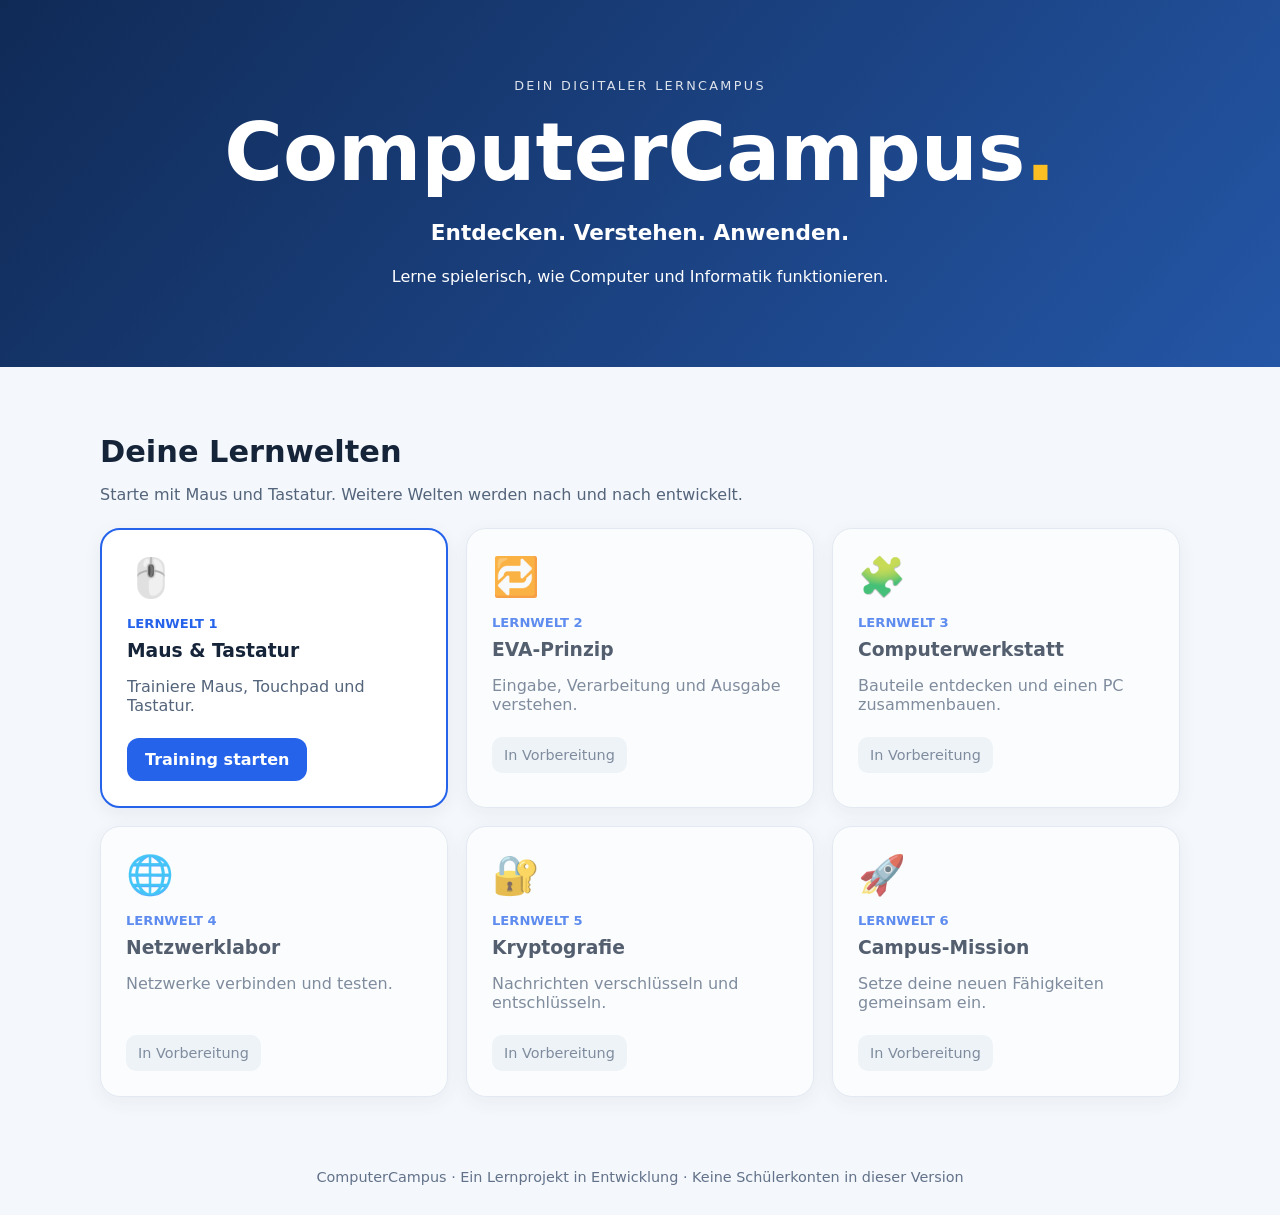
<file: index.html>
<!doctype html>
<html lang="de">
<head>
  <meta charset="utf-8">
  <meta name="viewport" content="width=device-width,initial-scale=1">
  <meta name="description" content="ComputerCampus – Lernspiele für Informatik und digitale Kompetenzen">
  <title>ComputerCampus – Entdecken. Verstehen. Anwenden.</title>
  <link rel="stylesheet" href="css/style.css">
  <script src="js/app.js" defer></script>
</head>
<body>
  <header class="hero">
    <p class="eyebrow">Dein digitaler Lerncampus</p>
    <h1>ComputerCampus<span class="dot">.</span></h1>
    <p class="tagline">Entdecken. Verstehen. Anwenden.</p>
    <p>Lerne spielerisch, wie Computer und Informatik funktionieren.</p>
  </header>
  <main>
    <section aria-labelledby="worlds-title">
      <h2 id="worlds-title">Deine Lernwelten</h2>
      <p class="intro">Starte mit Maus und Tastatur. Weitere Welten werden nach und nach entwickelt.</p>
      <div class="worlds">
        <article class="world active"><span class="symbol" aria-hidden="true">🖱️</span><span class="number">Lernwelt 1</span><h3>Maus & Tastatur</h3><p>Trainiere Maus, Touchpad und Tastatur.</p><button id="open-training">Training starten</button></article>
        <article class="world locked"><span class="symbol" aria-hidden="true">🔁</span><span class="number">Lernwelt 2</span><h3>EVA-Prinzip</h3><p>Eingabe, Verarbeitung und Ausgabe verstehen.</p><span class="status">In Vorbereitung</span></article>
        <article class="world locked"><span class="symbol" aria-hidden="true">🧩</span><span class="number">Lernwelt 3</span><h3>Computerwerkstatt</h3><p>Bauteile entdecken und einen PC zusammenbauen.</p><span class="status">In Vorbereitung</span></article>
        <article class="world locked"><span class="symbol" aria-hidden="true">🌐</span><span class="number">Lernwelt 4</span><h3>Netzwerklabor</h3><p>Netzwerke verbinden und testen.</p><span class="status">In Vorbereitung</span></article>
        <article class="world locked"><span class="symbol" aria-hidden="true">🔐</span><span class="number">Lernwelt 5</span><h3>Kryptografie</h3><p>Nachrichten verschlüsseln und entschlüsseln.</p><span class="status">In Vorbereitung</span></article>
        <article class="world locked"><span class="symbol" aria-hidden="true">🚀</span><span class="number">Lernwelt 6</span><h3>Campus-Mission</h3><p>Setze deine neuen Fähigkeiten gemeinsam ein.</p><span class="status">In Vorbereitung</span></article>
      </div>
    </section>
    <section id="training" class="training" hidden aria-labelledby="training-title">
      <h2 id="training-title">Welche Eingabegeräte hast du?</h2>
      <p>Wähle die Ausstattung an deinem Arbeitsplatz. Du kannst sie jederzeit ändern.</p>
      <fieldset><legend>Mein Computer hat …</legend>
        <label><input type="radio" name="device" value="mouse"> eine Computermaus</label>
        <label><input type="radio" name="device" value="touchpad"> ein Touchpad (ohne Maus)</label>
        <label><input type="radio" name="device" value="both"> Maus und Touchpad</label>
      </fieldset>
      <button id="save-device">Trainingsplan anzeigen</button>
      <div id="plan" class="plan" role="status" aria-live="polite"></div>
    </section>
  </main>
  <footer>ComputerCampus · Ein Lernprojekt in Entwicklung · Keine Schülerkonten in dieser Version</footer>
</body>
</html>
</file>
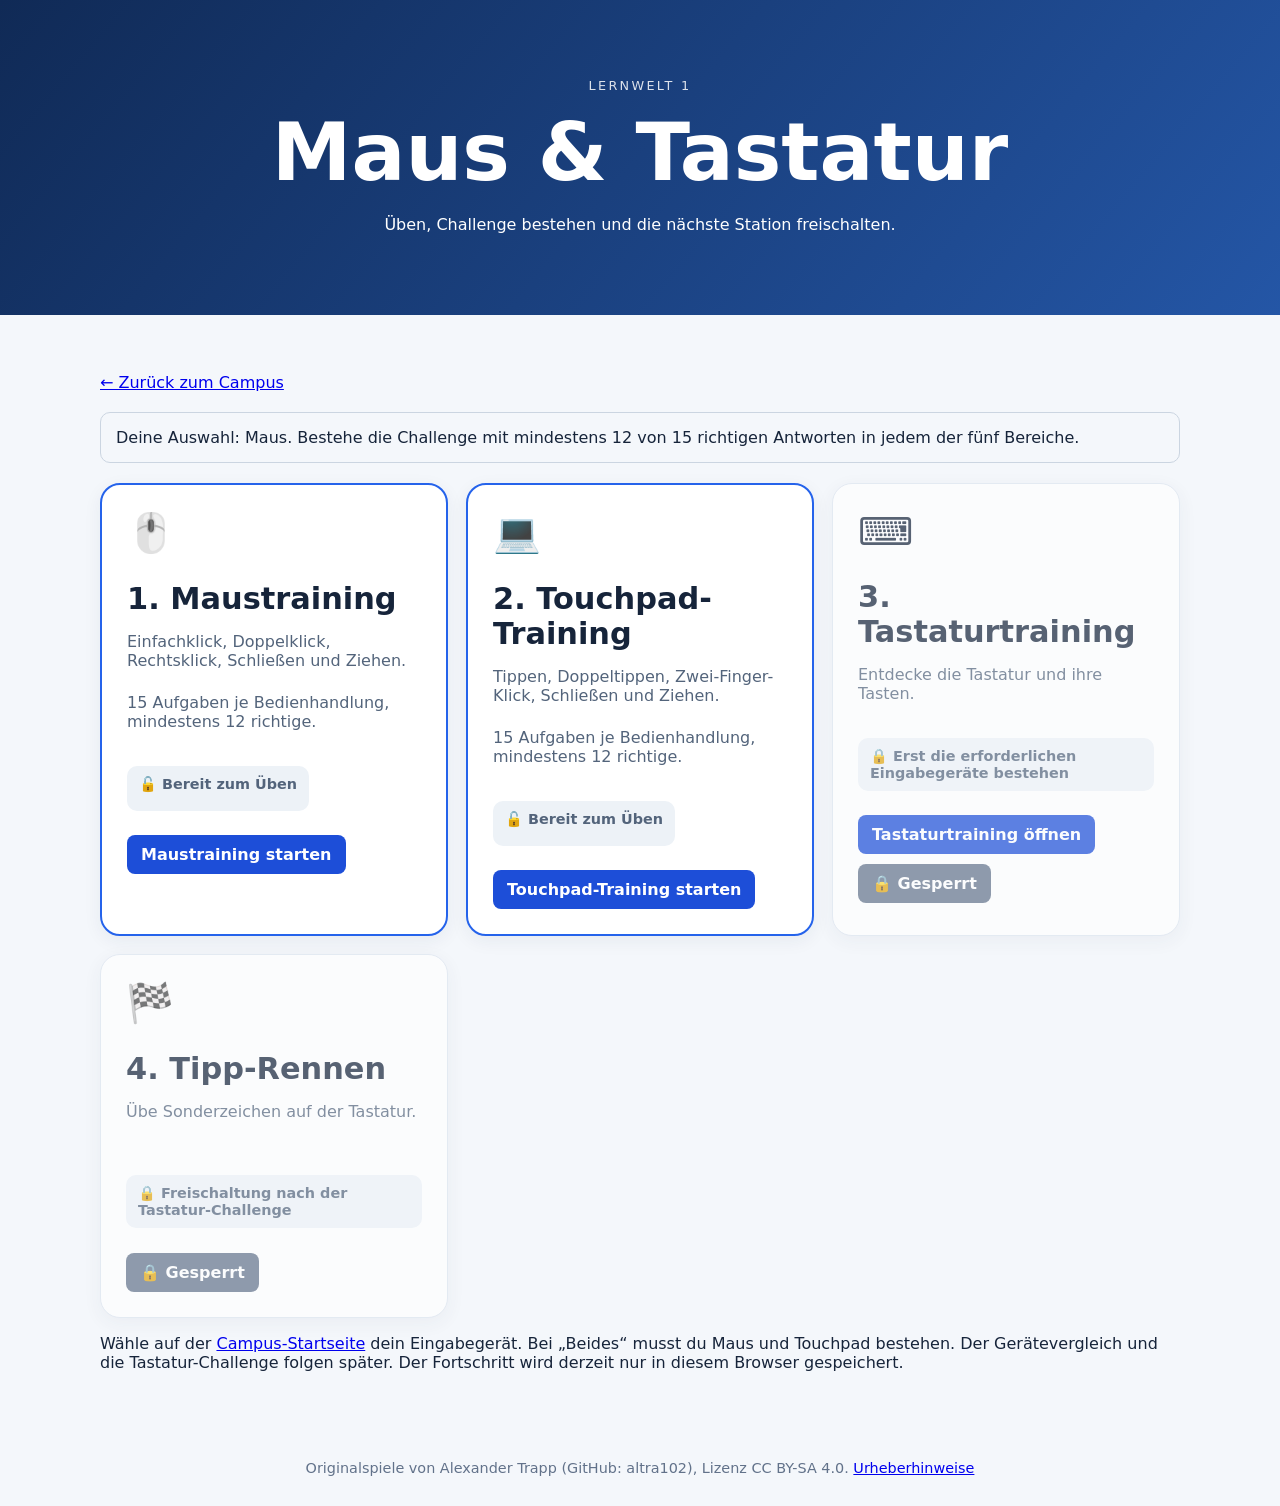
<file: games/index.html>
<!doctype html>
<html lang="de"><head><meta charset="utf-8"><meta name="viewport" content="width=device-width,initial-scale=1">
<title>ComputerCampus – Lernwelt 1</title><link rel="stylesheet" href="../css/style.css">
<style>
.station{position:relative}.station.locked{opacity:.7}.station a,.station button{display:inline-block;margin-top:10px;padding:10px 14px;border-radius:8px;background:#1d4ed8;color:white;border:0;text-decoration:none;font:inherit;font-weight:700}.station button:disabled{background:#64748b;cursor:not-allowed}.status{font-weight:700;margin-top:12px}.progress-note{padding:15px;border:1px solid #cbd5e1;border-radius:10px;margin:20px 0}
</style></head><body>
<header class="hero"><p class="eyebrow">Lernwelt 1</p><h1>Maus &amp; Tastatur</h1><p>Üben, Challenge bestehen und die nächste Station freischalten.</p></header>
<main><p><a href="../">← Zurück zum Campus</a></p>
<div class="progress-note" id="progress-note" role="status">Fortschritt wird geladen …</div>
<div class="worlds">
<article class="world active station" id="mouse-card"><span class="symbol">🖱️</span><h2>1. Maustraining</h2><p>Einfachklick, Doppelklick, Rechtsklick, Schließen und Ziehen.</p><p>15 Aufgaben je Bedienhandlung, mindestens 12 richtige.</p><p class="status" id="mouse-status">Bereit zum Üben</p><a href="maus/">Maustraining starten</a></article>
<article class="world active station" id="touchpad-card"><span class="symbol">💻</span><h2>2. Touchpad-Training</h2><p>Tippen, Doppeltippen, Zwei-Finger-Klick, Schließen und Ziehen.</p><p>15 Aufgaben je Bedienhandlung, mindestens 12 richtige.</p><p class="status" id="touchpad-status">Bereit zum Üben</p><a href="touchpad/">Touchpad-Training starten</a></article>
<article class="world station locked" id="keyboard-card"><span class="symbol">⌨️</span><h2>3. Tastaturtraining</h2><p>Entdecke die Tastatur und ihre Tasten.</p><p class="status" id="keyboard-status">🔒 Erst die erforderlichen Eingabegeräte bestehen</p><a href="tastatur/" id="keyboard-link" hidden>Tastaturtraining öffnen</a><button id="keyboard-lock" disabled>🔒 Gesperrt</button></article>
<article class="world station locked" id="race-card"><span class="symbol">🏁</span><h2>4. Tipp-Rennen</h2><p>Übe Sonderzeichen auf der Tastatur.</p><p class="status">🔒 Freischaltung nach der Tastatur-Challenge</p><button disabled>🔒 Gesperrt</button></article>
</div>
<p>Wähle auf der <a href="../">Campus-Startseite</a> dein Eingabegerät. Bei „Beides“ musst du Maus und Touchpad bestehen. Der Gerätevergleich und die Tastatur-Challenge folgen später. Der Fortschritt wird derzeit nur in diesem Browser gespeichert.</p>
</main><footer>Originalspiele von Alexander Trapp (GitHub: altra102), Lizenz CC BY-SA 4.0. <a href="../ATTRIBUTION.md">Urheberhinweise</a></footer>
<script>
(function(){
 let progress={}, device='mouse';
 try {progress=JSON.parse(localStorage.getItem('computercampus-progress-v1')||'{}')||{};device=localStorage.getItem('computercampus-device-v1')||'mouse'}catch(_){}
 if(!['mouse','touchpad','both'].includes(device))device='mouse';
 const mouse=progress.mouse===true,touchpad=progress.touchpad===true;
 document.getElementById('mouse-status').textContent=mouse?'✅ Bestanden – wiederholbar':'🔓 Bereit zum Üben';
 document.getElementById('touchpad-status').textContent=touchpad?'✅ Bestanden – wiederholbar':'🔓 Bereit zum Üben';
 const passed=device==='both'?(mouse&&touchpad):device==='touchpad'?touchpad:mouse;
 const needed=device==='both'?'Maus und Touchpad':device==='touchpad'?'Touchpad':'Maus';
 document.getElementById('progress-note').textContent=passed?'🎉 '+needed+' bestanden! Tastaturtraining freigeschaltet.':'Deine Auswahl: '+needed+'. Bestehe die Challenge mit mindestens 12 von 15 richtigen Antworten in jedem der fünf Bereiche.';
 if(passed){document.getElementById('keyboard-card').classList.remove('locked');document.getElementById('keyboard-status').textContent='🔓 Freigeschaltet – Übungsmodus verfügbar';document.getElementById('keyboard-link').hidden=false;document.getElementById('keyboard-lock').hidden=true}
})();
</script></body></html>
</file>
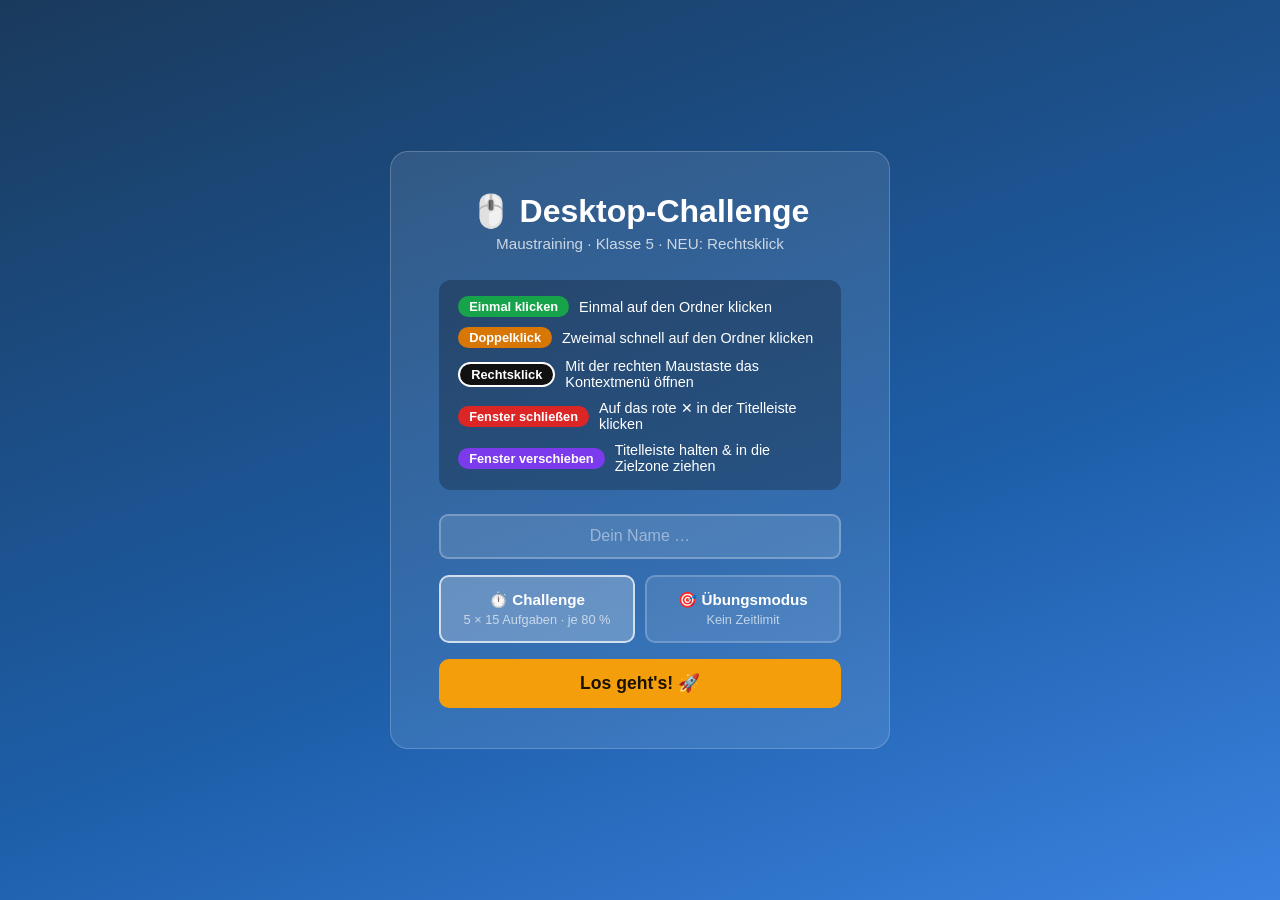
<file: games/maus/index.html>
<!DOCTYPE html>
<html lang="de">
<head>
<meta charset="UTF-8">
<meta name="viewport" content="width=device-width, initial-scale=1.0">
<title>Desktop-Challenge – Maustraining mit Rechtsklick</title>
<style>
*, *::before, *::after { box-sizing: border-box; margin: 0; padding: 0; }

body {
  font-family: -apple-system, BlinkMacSystemFont, 'Segoe UI', sans-serif;
  overflow: hidden;
  user-select: none;
  height: 100vh;
  width: 100vw;
}

/* ---- Screens ---- */
.screen {
  position: fixed; inset: 0;
  display: flex; align-items: center; justify-content: center;
}
.screen.hidden { display: none; }

/* ---- Start Screen ---- */
#screen-start {
  background: linear-gradient(160deg, #1a3a5c 0%, #1d5ea8 60%, #3b82e0 100%);
  flex-direction: column;
  color: white;
}

.start-card {
  background: rgba(255,255,255,0.1);
  border: 1px solid rgba(255,255,255,0.2);
  border-radius: 18px;
  padding: 2.5rem 3rem;
  text-align: center;
  max-width: 500px;
  width: 92%;
}

.start-card h1 { font-size: 2rem; font-weight: 800; margin-bottom: .3rem; }
.start-card .sub { font-size: .95rem; opacity: .75; margin-bottom: 1.75rem; }

.instructions {
  background: rgba(0,0,0,0.25);
  border-radius: 12px;
  padding: 1rem 1.2rem;
  margin-bottom: 1.5rem;
  text-align: left;
  display: flex;
  flex-direction: column;
  gap: 10px;
}

.task-row { display: flex; align-items: center; gap: 10px; font-size: .9rem; }

.badge {
  padding: 3px 11px;
  border-radius: 20px;
  font-size: .8rem;
  font-weight: 700;
  white-space: nowrap;
  flex-shrink: 0;
}
.b-green  { background: #16a34a; }
.b-blue   { background: #d97706; }
.b-red    { background: #dc2626; }
.b-purple { background: #7c3aed; }

input[type="text"] {
  width: 100%;
  padding: .7rem 1rem;
  border-radius: 9px;
  border: 2px solid rgba(255,255,255,0.25);
  background: rgba(255,255,255,0.12);
  color: white;
  font-size: 1rem;
  outline: none;
  margin-bottom: 1rem;
  text-align: center;
}
input[type="text"]::placeholder { color: rgba(255,255,255,0.45); }
input[type="text"]:focus { border-color: rgba(255,255,255,0.6); background: rgba(255,255,255,0.18); }

.btn-primary {
  background: #f59e0b;
  color: #1a1200;
  border: none;
  padding: .85rem 2rem;
  font-size: 1.1rem;
  font-weight: 800;
  border-radius: 10px;
  cursor: pointer;
  width: 100%;
  transition: background .12s, transform .08s;
}
.btn-primary:hover  { background: #fbbf24; }
.btn-primary:active { transform: scale(.97); }

.mode-buttons { display: flex; gap: 10px; margin-top: 0; }
.btn-mode {
  flex: 1;
  padding: .8rem 1rem;
  border-radius: 10px;
  font-size: .95rem;
  font-weight: 700;
  border: 2px solid rgba(255,255,255,0.2);
  background: rgba(255,255,255,0.1);
  color: white;
  cursor: pointer;
  line-height: 1.4;
  transition: background .12s, border-color .12s, transform .08s;
}
.btn-mode:hover  { background: rgba(255,255,255,0.22); border-color: rgba(255,255,255,0.5); }
.btn-mode:active { transform: scale(.97); }
.btn-mode small  { display: block; font-weight: 400; opacity: .65; font-size: .8rem; }
.btn-mode.active { background: rgba(255,255,255,0.25); border-color: rgba(255,255,255,0.7); }
.mode-buttons    { margin-bottom: 1rem; }

#stop-btn {
  margin-left: auto;
  background: rgba(255,255,255,0.15);
  border: 1px solid rgba(255,255,255,0.3);
  color: white;
  font-size: .82rem;
  font-weight: 700;
  padding: 4px 14px;
  border-radius: 20px;
  cursor: pointer;
  transition: background .12s;
}
#stop-btn:hover { background: rgba(255,255,255,0.28); }

/* ---- Game Screen ---- */
#screen-game {
  background: linear-gradient(180deg, #1565c0 0%, #1976d2 45%, #42a5f5 100%);
  flex-direction: column;
  align-items: stretch;
  justify-content: flex-start;
}

/* HUD bar */
#hud {
  background: rgba(0,0,0,0.4);
  padding: .55rem 1.2rem;
  display: flex;
  align-items: center;
  gap: 14px;
  color: white;
  font-size: .9rem;
  flex-shrink: 0;
  z-index: 10;
}
.hud-name { font-weight: 700; opacity: .9; max-width: 160px; overflow: hidden; text-overflow: ellipsis; white-space: nowrap; }
.hud-score-wrap { background: rgba(255,255,255,0.15); padding: 3px 13px; border-radius: 20px; }
.hud-score-wrap span { font-weight: 800; font-size: 1rem; }
#hud-timer {
  margin-left: auto;
  font-size: 1.5rem;
  font-weight: 800;
  min-width: 44px;
  text-align: right;
  transition: color .3s;
}
#hud-timer.urgent { color: #ff5252; }

/* Task instruction bar */
#task-bar {
  text-align: center;
  padding: .45rem .5rem;
  font-size: 1.35rem;
  font-weight: 800;
  color: white;
  text-shadow: 0 2px 8px rgba(0,0,0,0.35);
  flex-shrink: 0;
  min-height: 46px;
  transition: color .2s;
}

/* Desktop play area */
#desktop {
  flex: 1;
  position: relative;
  overflow: hidden;
  cursor: default;
}

/* ---- Targets ---- */
.target {
  position: absolute;
  cursor: pointer;
  animation: popIn .15s cubic-bezier(.34,1.56,.64,1);
}
.target.dying { animation: popOut .12s ease-in forwards; pointer-events: none; }

@keyframes popIn {
  from { transform: scale(0.3); opacity: 0; }
  to   { transform: scale(1);   opacity: 1; }
}
@keyframes popOut {
  to { transform: scale(0.3); opacity: 0; }
}

/* Folder */
.folder-wrap {
  display: flex;
  flex-direction: column;
  align-items: center;
  gap: 5px;
  padding: 10px 12px 8px;
  border-radius: 10px;
  border: 3px solid transparent;
  transition: border-color .15s;
}
.folder-icon {
  width: 68px;
  height: 56px;
  position: relative;
  filter: drop-shadow(0 3px 6px rgba(0,0,0,0.35));
}
.folder-icon::before {
  content: '';
  position: absolute;
  top: 10px; left: 0;
  width: 100%; height: calc(100% - 10px);
  background: linear-gradient(160deg, #ffca28, #f9a825);
  border-radius: 3px 6px 6px 6px;
}
.folder-icon::after {
  content: '';
  position: absolute;
  top: 0; left: 0;
  width: 42%; height: 14px;
  background: #f9a825;
  border-radius: 5px 5px 0 0;
}
.folder-label {
  font-size: 12px;
  color: white;
  text-shadow: 0 1px 3px rgba(0,0,0,0.8);
  font-weight: 700;
  max-width: 90px;
  text-align: center;
  white-space: nowrap;
  overflow: hidden;
  text-overflow: ellipsis;
}

/* Timer progress bar under folder */
.target-timer {
  position: absolute;
  bottom: 2px; left: 10px; right: 10px;
  height: 3px;
  border-radius: 2px;
  transform-origin: left;
}

/* Window target */
.window-wrap {
  width: 210px;
  border-radius: 7px;
  overflow: hidden;
  box-shadow: 0 6px 24px rgba(0,0,0,0.5);
}
.win-titlebar {
  background: #1565c0;
  display: flex;
  align-items: center;
  padding: 5px 7px;
  gap: 6px;
  position: relative;
}
.win-title-text {
  color: white;
  font-size: 12px;
  font-weight: 700;
  flex: 1;
  overflow: hidden;
  text-overflow: ellipsis;
  white-space: nowrap;
}
.win-close {
  width: 22px; height: 22px;
  background: #e53935;
  border: none;
  border-radius: 4px;
  color: white;
  font-size: 13px;
  font-weight: 800;
  cursor: pointer;
  display: flex; align-items: center; justify-content: center;
  flex-shrink: 0;
  transition: background .1s, transform .08s;
  line-height: 1;
}
.win-close:hover  { background: #c62828; }
.win-close:active { transform: scale(.9); }
.win-body {
  background: #f5f5f5;
  height: 55px;
  padding: 8px 10px;
  font-size: 11px;
  color: #757575;
  display: flex;
  align-items: center;
}

/* ---- Countdown overlay ---- */
#countdown {
  position: fixed; inset: 0;
  background: rgba(0,0,0,0.55);
  display: flex; align-items: center; justify-content: center;
  z-index: 200;
  color: white;
  font-size: 9rem;
  font-weight: 900;
  text-shadow: 0 4px 30px rgba(0,0,0,0.5);
  animation: countPulse .5s ease-out;
}
#countdown.hidden { display: none; }
@keyframes countPulse {
  from { transform: scale(1.4); opacity: 0; }
  to   { transform: scale(1);   opacity: 1; }
}

/* ---- Score popup ---- */
.score-popup {
  position: fixed;
  font-size: 1.5rem;
  font-weight: 900;
  pointer-events: none;
  z-index: 300;
  animation: floatUp .75s ease-out forwards;
  text-shadow: 0 2px 6px rgba(0,0,0,0.5);
}
@keyframes floatUp {
  0%   { transform: translateY(0)   scale(1);   opacity: 1; }
  100% { transform: translateY(-65px) scale(1.15); opacity: 0; }
}

/* ---- Miss flash ---- */
.miss-flash {
  position: fixed; inset: 0;
  background: rgba(229,57,53,0.2);
  pointer-events: none;
  z-index: 150;
  animation: flashFade .35s ease-out forwards;
}
@keyframes flashFade {
  to { opacity: 0; }
}

/* ---- Combo badge ---- */
#combo-badge {
  position: fixed;
  top: 80px; right: 16px;
  background: #f59e0b;
  color: #1a1200;
  font-size: .85rem;
  font-weight: 800;
  padding: 4px 12px;
  border-radius: 20px;
  z-index: 100;
  opacity: 0;
  transition: opacity .2s;
  pointer-events: none;
}
#combo-badge.visible { opacity: 1; }

/* ---- End Screen ---- */
#screen-end {
  background: linear-gradient(160deg, #0d2b4e 0%, #1a4d9e 100%);
  flex-direction: column;
  color: white;
}

.end-card {
  background: rgba(255,255,255,0.1);
  border: 1px solid rgba(255,255,255,0.2);
  border-radius: 18px;
  padding: 2rem 2.5rem;
  text-align: center;
  max-width: 520px;
  width: 92%;
}
.end-card h2 { font-size: 1.5rem; font-weight: 700; margin-bottom: .5rem; }

.final-score-wrap { margin: .6rem 0 .3rem; }
.final-score { font-size: 4.5rem; font-weight: 900; color: #fbbf24; line-height: 1; }
.score-sub { font-size: .85rem; opacity: .65; margin-bottom: 1.4rem; }

.leaderboard {
  background: rgba(0,0,0,0.25);
  border-radius: 12px;
  padding: 1rem 1.1rem;
  margin-bottom: 1.4rem;
  text-align: left;
}
.lb-head {
  font-size: .78rem;
  opacity: .6;
  text-transform: uppercase;
  letter-spacing: .06em;
  margin-bottom: .75rem;
  font-weight: 700;
}
.lb-entry {
  display: flex;
  align-items: center;
  gap: 10px;
  padding: 5px 0;
  font-size: .95rem;
  border-bottom: 1px solid rgba(255,255,255,0.08);
}
.lb-entry:last-child { border-bottom: none; }
.lb-rank { width: 22px; font-weight: 700; opacity: .5; font-size: .85rem; text-align: center; }
.lb-name { flex: 1; font-weight: 600; }
.lb-pts  { font-weight: 800; color: #fbbf24; }
.lb-me   { color: #fbbf24; }
.lb-me .lb-rank { opacity: 1; }

.end-hint {
  font-size: .85rem;
  opacity: .65;
  margin-bottom: 1.2rem;
  line-height: 1.5;
}

/* ---- Drop zone ---- */
.drop-zone {
  position: absolute;
  border-radius: 10px;
  display: flex;
  align-items: center;
  justify-content: center;
  font-size: 14px;
  font-weight: 800;
  pointer-events: none;
  text-shadow: 0 1px 3px rgba(0,0,0,0.4);
  animation: dzPulse 0.9s ease-in-out infinite alternate;
}
@keyframes dzPulse {
  from { opacity: .55; transform: scale(.97); }
  to   { opacity: 1;   transform: scale(1);   }
}

/* ---- Shrink animation (inserted dynamically) ---- */

/* ComputerCampus: adaptive Bedienungshilfe */
#game-workspace{display:flex;flex:1;min-height:0}
#game-workspace #desktop{min-width:0}
#cc-help{width:230px;flex-shrink:0;background:#f8fafc;color:#17324d;border-left:3px solid #bfdbfe;padding:14px;display:flex;flex-direction:column;gap:12px;overflow:auto;font-family:inherit}
#cc-help h2{font-size:1.05rem;margin:0}
#cc-help p{font-size:.82rem;line-height:1.45;margin:0}
#cc-help button{padding:9px;border:0;border-radius:9px;background:#1d4ed8;color:white;font-weight:700;cursor:pointer}
#cc-help-visual{height:120px;border-radius:12px;background:#e0efff;display:flex;align-items:center;justify-content:center}
.cc-device{width:67px;height:95px;border:3px solid #2563eb;border-radius:32px;position:relative;background:white;overflow:hidden}
.cc-device:before{content:"";position:absolute;left:50%;height:38px;top:0;border-left:2px solid #2563eb}
.cc-device:after{content:"";position:absolute;top:38px;left:0;right:0;border-top:2px solid #2563eb}
.cc-active{position:absolute;left:3px;top:3px;width:27px;height:31px;border-radius:18px;background:#93c5fd;animation:cc-click 1.6s infinite}
.cc-device.double .cc-active{animation-duration:.7s}
.cc-device.drag{animation:cc-drag 2s infinite}
.cc-device.close .cc-active{background:#f87171}
.cc-device.right .cc-active{left:36px;width:25px;background:#a16207;animation:cc-right-click 1.6s infinite}
@keyframes cc-right-click{0%,40%,100%{background:#d6d3d1;transform:translateY(0)}16%{background:#292524;transform:translateY(4px)}}
#cc-help-visual .cc-device.right{border-color:#292524}
#cc-help-visual .cc-device.right:before,#cc-help-visual .cc-device.right:after{border-color:#292524}
.cc-help-action{font-size:12px;color:#292524;text-align:center;font-weight:800}
#cc-help-visual{flex-direction:column;gap:5px}
@keyframes cc-click{0%,45%,100%{background:#93c5fd}18%{background:#1d4ed8}}
@keyframes cc-drag{0%,100%{transform:translateX(-24px)}50%{transform:translateX(25px)}}
#cc-help-count{font-weight:700}
@media(max-width:740px){#cc-help{width:175px;padding:8px}#cc-help-visual{height:90px}.cc-device{transform:scale(.7)}}
#cc-challenge-progress{display:grid;grid-template-columns:repeat(5,minmax(0,1fr));gap:6px;padding:10px;background:#0f172a;color:#fff}
#cc-challenge-progress[hidden]{display:none}
.cc-progress-item{padding:8px 5px;border-radius:8px;background:#334155;text-align:center;font-size:13px;line-height:1.5;border:2px solid transparent}
.cc-progress-item.active{border-color:#fbbf24;background:#1e40af}
.cc-progress-item.passed{background:#166534}
.cc-progress-item.failed{background:#7f1d1d}
.cc-progress-item strong{display:block;font-size:15px}
@media(max-width:800px){#cc-challenge-progress{grid-template-columns:repeat(5,minmax(140px,1fr));overflow-x:auto}.cc-progress-item{font-size:12px}}
</style>
</head>
<body>

<!-- ====== START SCREEN ====== -->
<div class="screen" id="screen-start">
  <div class="start-card">
    <h1>🖱️ Desktop-Challenge</h1>
    <p class="sub">Maustraining · Klasse 5 · NEU: Rechtsklick</p>
    <div class="instructions">
      <div class="task-row">
        <span class="badge b-green">Einmal klicken</span>
        <span>Einmal auf den Ordner klicken</span>
      </div>
      <div class="task-row">
        <span class="badge b-blue">Doppelklick</span>
        <span>Zweimal schnell auf den Ordner klicken</span>
      </div>
      <div class="task-row">
        <span class="badge" style="background:#111111;color:#ffffff;border:2px solid #ffffff">Rechtsklick</span>
        <span>Mit der rechten Maustaste das Kontextmenü öffnen</span>
      </div>
      <div class="task-row">
        <span class="badge b-red">Fenster schließen</span>
        <span>Auf das rote ✕ in der Titelleiste klicken</span>
      </div>
      <div class="task-row">
        <span class="badge b-purple">Fenster verschieben</span>
        <span>Titelleiste halten &amp; in die Zielzone ziehen</span>
      </div>
    </div>
    <input type="text" id="name-input" placeholder="Dein Name …" maxlength="20" autocomplete="off">
    <div class="mode-buttons">
      <button class="btn-mode active" id="mode-challenge" onclick="selectMode('challenge')">⏱️ Challenge<small>5 × 15 Aufgaben · je 80 %</small></button>
      <button class="btn-mode" id="mode-practice" onclick="selectMode('practice')">🎯 Übungsmodus<small>Kein Zeitlimit</small></button>
    </div>
    <button class="btn-primary" onclick="startGame()">Los geht's! 🚀</button>
  </div>
</div>

<!-- ====== RULES SCREEN ====== -->
<div class="screen hidden" id="screen-rules">
 <div class="start-card">
  <h1>🎯 Deine Challenge</h1>
  <p style="font-weight:800;color:#16a34a">ComputerCampus · Version 11 · 8 Minuten · 75 Aufgaben</p>
  <p>Du bearbeitest fünf Bereiche mit jeweils <strong>15 Aufgaben</strong>:</p>
  <p>Einfachklick · Doppelklick · Rechtsklick · Fenster schließen · Drag &amp; Drop</p>
  <p><strong>Bestehensregel:</strong> In jedem Bereich mindestens <strong>12 von 15 Aufgaben (80 %)</strong> richtig lösen. Nur dann wird das Tastaturtraining freigeschaltet.</p>
  <p><strong>Zeit:</strong> Insgesamt maximal 8 Minuten. Pro Aufgabe hast du maximal 10 Sekunden. Verpasste Aufgaben zählen als Fehler.</p>
  <p>Deinen Fortschritt siehst du oben im Spielfeld. Die Bedienungshilfe ist in der Challenge ausgeschaltet.</p>
  <button class="btn-primary" onclick="ccStartChallenge()">Verstanden – Countdown starten</button>
  <p><button type="button" onclick="resetToStart()" style="margin-top:12px">Zurück zur Auswahl</button></p>
 </div>
</div>
<!-- ====== GAME SCREEN ====== -->
<div class="screen hidden" id="screen-game">
  <div id="hud">
    <span class="hud-name" id="hud-name">Spieler</span>
    <div class="hud-score-wrap">Punkte: <span id="hud-score">0</span></div>
    <span id="hud-timer">60</span>
    <button id="stop-btn" class="hidden" onclick="endGame()">■ Beenden</button>
  </div>
  <div id="task-bar"></div><div id="cc-challenge-progress" hidden aria-live="polite"></div>
  <div id="game-workspace"><div id="desktop"></div>
<aside id="cc-help" aria-label="Bedienungshilfe">
<h2>💡 Bedienungshilfe</h2>
<p id="cc-help-task">Die Hilfe passt sich an die Aufgabe an.</p>
<div id="cc-help-visual" aria-hidden="true"><div class="cc-device"><div class="cc-active"></div></div><span id="cc-help-action" class="cc-help-action"></span></div>
<p id="cc-help-count">Erfolge: 0 von 5</p>
<button type="button" id="cc-help-toggle" onclick="ccToggleHelp()">Hilfe ausblenden</button>

</aside></div>
</div>

<!-- Combo badge -->
<div id="combo-badge">🔥 Combo!</div>

<!-- Countdown overlay -->
<div id="countdown" class="hidden"></div>

<!-- ====== END SCREEN ====== -->
<div class="screen hidden" id="screen-end">
  <div class="end-card">
    <h2 id="end-heading">Zeit abgelaufen! ⏱️</h2>
    <div class="final-score-wrap">
      <div class="final-score" id="end-score">0</div>
    </div>
    <div class="score-sub">Punkte · <span id="end-name"></span></div>
    <div class="leaderboard" id="lb-section">
      <div class="lb-head">🏆 Bestenliste (dieser PC)</div>
      <div id="lb-list"></div>
    </div>
    <p class="end-hint" id="end-hint">Vergleiche deinen Score mit deinen Mitschülern!</p>
    <button class="btn-primary" onclick="resetToStart()">Nochmal spielen</button>
    <p style="margin-top:12px"><a href="../" style="color:#2563eb;font-weight:700">Zur Stationsübersicht →</a></p>
  </div>
</div>

<script>
// ===== CONFIG =====
const GAME_DURATION = 480; // Maximal 8 Minuten für 5 × 15 Aufgaben
const LB_KEY = 'desktop_challenge_v1';

const FOLDER_NAMES = [
  'Hausaufgaben', 'Bilder', 'Musik', 'Downloads',
  'Dokumente', 'Informatik', 'Klasse 5a', 'Projekte',
  'Videos', 'Fotos', 'Spiele', 'Schule'
];

const WINDOW_TITLES = [
  'Datei-Explorer', 'Notepad', 'Bilder', 'Dokumente',
  'Downloads', 'Rechner', 'Paint', 'Einstellungen'
];

// ===== STATE =====
let practiceMode = false;
let ccChallengeHits = 0;
let ccChallengeAttempts = 0;
const CC_CHALLENGE_TYPES = ['single','double','right','close','drag'];
let CC_CHALLENGE_TASKS = [];
function ccCreateBalancedTasks() {
  // 15 zufällige Runden mit jeweils allen fünf unterschiedlichen Bedienhandlungen.
  // Dadurch wechselt der Aufgabentyp garantiert nach jedem Versuch.
  const tasks = [];
  let previous = null;
  for (let round = 0; round < 15; round++) {
    const group = [...CC_CHALLENGE_TYPES];
    for (let i = group.length - 1; i > 0; i--) {
      const j = Math.floor(Math.random() * (i + 1));
      [group[i], group[j]] = [group[j], group[i]];
    }
    if (group[0] === previous) {
      const j = 1 + Math.floor(Math.random() * (group.length - 1));
      [group[0], group[j]] = [group[j], group[0]];
    }
    tasks.push(...group);
    previous = group[group.length - 1];
  }
  return tasks;
}
let ccHitsByType = Object.fromEntries(CC_CHALLENGE_TYPES.map(task => [task,0]));
const CC_PROGRESS_KEY = 'computercampus-progress-v1';
let score       = 0;
let timeLeft    = GAME_DURATION;
let gameActive  = false;
let playerName  = '';
let timerIntvl  = null;
let activeTargets = [];
let targetTmout   = null;
let combo       = 0;
let comboTmout  = null;
let currentTask = null;
let dropZoneEl  = null;
let isDragging  = false;
let dragEl      = null;
let dragOffsetX = 0;
let dragOffsetY = 0;

// ===== HELPERS =====
function rand(arr)    { return arr[Math.floor(Math.random() * arr.length)]; }
function clamp(v,a,b) { return Math.max(a, Math.min(b, v)); }

function showScreen(id) {
  document.querySelectorAll('.screen').forEach(s => s.classList.add('hidden'));
  document.getElementById(id).classList.remove('hidden');
}

// ===== GAME FLOW =====
const ccSuccess = {single:0,double:0,right:0,close:0,drag:0};
let ccHelpManual = null;
let ccShownTask = 'single';
let ccFirstTaskPending = true;
const ccInstructions = {
 single:'Einmal mit der linken Maustaste klicken.',
 double:'Zweimal schnell mit der linken Maustaste klicken.',
 right:'Mit der rechten Maustaste auf den Ordner klicken. Dadurch öffnet sich ein Kontextmenü.',
 close:'Auf das X oben rechts im Fenster klicken.',
 drag:'Linke Maustaste gedrückt halten, Fenster bewegen und loslassen.',
 mixed:'Achte auf die Farbe der Ziele: Grün = Klick, Orange = Doppelklick, Schwarz = Rechtsklick, Rot = Schließen.'
};
function ccTaskFor(el){
 return el.dataset.ccTask || (el.classList.contains('drag-win')?'drag':currentTask);
}
function ccHelpVisible(task){
 return practiceMode && (ccHelpManual === true || (ccHelpManual === null && (ccSuccess[task]||0)<5));
}
function ccRenderHelp(task){
 ccShownTask = task;
 const shown = ccHelpVisible(task);
 const visual = document.getElementById('cc-help-visual');
 visual.style.display = shown ? 'flex':'none';
 visual.querySelector('.cc-device').className = 'cc-device '+task;
 document.getElementById('cc-help-action').textContent = task === 'right' ? 'RECHTE TASTE DRÜCKEN' : '';
 document.getElementById('cc-help-task').textContent = ccInstructions[task];
 document.getElementById('cc-help-count').textContent = 'Erfolge: '+(ccSuccess[task]||0)+' von 5';
 document.getElementById('cc-help-toggle').textContent = shown?'Hilfe ausblenden':'Hilfe anzeigen';
}
function ccToggleHelp(){
 const wasVisible=ccHelpVisible(ccShownTask);
 ccHelpManual = !wasVisible;
 ccRenderHelp(ccShownTask);
}
function selectMode(mode) {
  practiceMode = (mode === 'practice');
  document.getElementById('mode-challenge').classList.toggle('active', !practiceMode);
  document.getElementById('mode-practice').classList.toggle('active',  practiceMode);
}

function startGame() {
  playerName = document.getElementById('name-input').value.trim() || 'Anonym';
  score = 0; timeLeft = GAME_DURATION; combo = 0; gameActive = false;
  ccChallengeHits = 0; ccChallengeAttempts = 0;
  ccHitsByType = Object.fromEntries(CC_CHALLENGE_TYPES.map(task => [task,0]));
  CC_CHALLENGE_TASKS = ccCreateBalancedTasks();
  ccHelpManual = null;
  ccFirstTaskPending = true;
  document.getElementById('cc-help').style.display = practiceMode ? 'flex' : 'none';
  ccRenderHelp('single');
  document.getElementById('hud-name').textContent = playerName;
  document.getElementById('hud-timer').classList.remove('urgent');
  document.getElementById('stop-btn').classList.toggle('hidden', !practiceMode);
  if (practiceMode) ccStartChallenge(); else showScreen('screen-rules');
}

function ccStartChallenge(){
  showScreen('screen-game');
  updateHUD();
  runCountdown(3);
}
function runCountdown(n) {
  const el = document.getElementById('countdown');
  el.classList.remove('hidden');

  // Force reflow so animation replays each tick
  el.style.animation = 'none';
  void el.offsetWidth;
  el.style.animation = 'countPulse .5s ease-out';

  el.textContent = n > 0 ? n : 'Los!';

  if (n > 0) {
    setTimeout(() => runCountdown(n - 1), 850);
  } else {
    setTimeout(() => {
      el.classList.add('hidden');
      beginGame();
    }, 650);
  }
}

function beginGame() {
  gameActive = true;
  if (!practiceMode) timerIntvl = setInterval(tickTimer, 1000);
  spawnNext();
}

function tickTimer() {
  timeLeft = Math.max(0, timeLeft - 1);
  updateHUD();
  if (timeLeft <= 10) document.getElementById('hud-timer').classList.add('urgent');
  if (timeLeft === 0) endGame();
}

function updateHUD() {
  document.getElementById('hud-score').textContent = score;
  document.getElementById('hud-timer').textContent = practiceMode ? '∞' : Math.floor(timeLeft/60) + ':' + String(timeLeft%60).padStart(2,'0');
  const progress = document.getElementById('cc-challenge-progress');
  progress.hidden = practiceMode;
  if (practiceMode) return;
  const labels = {single:'Einfachklick',double:'Doppelklick',right:'Rechtsklick',close:'Fenster schließen',drag:'Drag & Drop'};
  progress.replaceChildren();
  CC_CHALLENGE_TYPES.forEach((task,index) => {
    const completed = CC_CHALLENGE_TASKS.slice(0,ccChallengeAttempts).filter(t => t === task).length;
    const hits = ccHitsByType[task];
    const card = document.createElement('div');
    const isActive = ccChallengeAttempts < CC_CHALLENGE_TASKS.length && CC_CHALLENGE_TASKS[ccChallengeAttempts] === task;
    card.className = 'cc-progress-item' + (isActive ? ' active' : '') + (completed === 15 ? (hits >= 12 ? ' passed' : ' failed') : '');
    const name = document.createElement('span');
    name.textContent = labels[task];
    const result = document.createElement('strong');
    result.textContent = hits + ' von 15 erfolgreich';
    const attempts = document.createElement('small');
    attempts.textContent = completed + '/15 versucht' + (completed === 15 ? (hits >= 12 ? ' · ✓' : ' · ✗') : '');
    card.append(name,result,attempts);
    progress.appendChild(card);
  });
}

// ===== TASK LOGIC =====
function pickTask() {
  const r = Math.random();
  if (r < 0.20) return 'single';
  if (r < 0.40) return 'double';
  if (r < 0.60) return 'right';
  if (r < 0.80) return 'close';
  return 'drag';
}

function pickNonDragTask() {
  const r = Math.random();
  if (r < 0.25) return 'single';
  if (r < 0.50) return 'double';
  if (r < 0.75) return 'right';
  return 'close';
}

function targetDuration(task) {
  return task === 'drag' ? 5000 : 3750;
}

const TASK_LABELS = {
  single: '👆 Einmal klicken!',
  double: '✌️ Doppelklick!',
  right:  '🖱️ Rechtsklick auf den Ordner!',
  close:  '✕ Fenster schließen!',
  drag:   '🖱️ Fenster verschieben!',
  mixed:  '👀 Achte auf die Farbe!',
};
const TASK_COLORS = {
  single: '#4caf50',
  double: '#f59e0b',
  right:  '#111111',
  close:  '#ef5350',
  drag:   '#7c3aed',
  mixed:  '#ffffff',
};

function setTaskBar(task) {
  const bar = document.getElementById('task-bar');
  bar.textContent = TASK_LABELS[task];
  bar.style.color = task === 'right' ? '#ffffff' : TASK_COLORS[task];
  bar.style.background = task === 'right' ? '#111111' : '';
  bar.style.textShadow = task === 'right' ? 'none' : `0 2px 10px ${TASK_COLORS[task]}99`;
}

// ===== SPAWN / REMOVE =====
function clearTarget() {
  clearTimeout(targetTmout);
  targetTmout = null;
  activeTargets.forEach(el => el.remove());
  activeTargets = [];
  if (dropZoneEl) { dropZoneEl.remove(); dropZoneEl = null; }
  isDragging = false;
  dragEl = null;
}

function pickWaveSize() {
  const r = Math.random();
  if (r < 0.60) return 1;
  if (r < 0.90) return 2;
  return 3;
}

function spreadPositions(count, dw, dh, elW, elH) {
  const pad = 60;
  const minDist = Math.max(elW, elH) + 20;
  const positions = [];
  let attempts = 0;
  while (positions.length < count && attempts < 150) {
    attempts++;
    const x = pad + Math.random() * (dw - elW - pad * 2);
    const y = pad + Math.random() * (dh - elH - pad * 2);
    if (!positions.some(p => Math.hypot(p.x - x, p.y - y) < minDist))
      positions.push({ x, y });
  }
  // Fallback: spread evenly across width if random placement failed
  while (positions.length < count) {
    const i = positions.length;
    positions.push({
      x: pad + (i / count) * (dw - elW - pad * 2),
      y: pad + Math.random() * (dh - elH - pad * 2),
    });
  }
  return positions;
}

function spawnNext() {
  if (!gameActive) return;
  clearTarget();

  const desktop = document.getElementById('desktop');
  const dw = desktop.clientWidth;
  const dh = desktop.clientHeight;
  const elW = 215, elH = 95;

  if (!practiceMode && ccChallengeAttempts >= CC_CHALLENGE_TASKS.length) { endGame(); return; }
  const waveSize = practiceMode ? (ccFirstTaskPending ? 1 : pickWaveSize()) : 1;

  // Drag only allowed as single target
  if (waveSize === 1) {
    currentTask = practiceMode ? (ccFirstTaskPending ? 'right' : pickTask()) : CC_CHALLENGE_TASKS[ccChallengeAttempts];
    ccFirstTaskPending = false;
  } else {
    currentTask = 'mixed';
  }
  setTaskBar(currentTask);
  ccRenderHelp(currentTask);

  const dur = practiceMode ? targetDuration(currentTask) : 10000;

  if (currentTask === 'drag') {
    const [pos] = spreadPositions(1, dw, dh, elW, elH);
    const winEl = buildDragWindowTarget(dur);
    winEl.style.left = pos.x + 'px';
    winEl.style.top  = pos.y + 'px';
    desktop.appendChild(winEl);
    activeTargets.push(winEl);

    let dzPos, att = 0;
    do {
      dzPos = {
        x: 60 + Math.random() * (dw - elW - 120),
        y: 60 + Math.random() * (dh - elH - 60),
      };
      att++;
    } while (Math.hypot(dzPos.x - pos.x, dzPos.y - pos.y) < 210 && att < 80);
    dropZoneEl = buildDropZone(elW, elH, dur);
    dropZoneEl.style.left = dzPos.x + 'px';
    dropZoneEl.style.top  = dzPos.y + 'px';
    desktop.appendChild(dropZoneEl);
  } else {
    // Each target picks its own task (all non-drag for multi-waves)
    const tasks = Array.from({ length: waveSize }, () =>
      currentTask === 'mixed' ? pickNonDragTask() : currentTask
    );
    const positions = spreadPositions(waveSize, dw, dh, elW, elH);
    tasks.forEach((task, i) => {
      const el = task === 'close'
        ? buildWindowTarget(dur)
        : buildFolderTarget(task, dur);
      el.style.left = positions[i].x + 'px';
      el.style.top  = positions[i].y + 'px';
      desktop.appendChild(el);
      activeTargets.push(el);
    });
  }

  if (!practiceMode) {
    targetTmout = setTimeout(() => {
      if (!gameActive) return;
      const remaining = [...activeTargets];
      activeTargets = [];
      if (dropZoneEl) { dropZoneEl.remove(); dropZoneEl = null; }
      isDragging = false; dragEl = null;
      remaining.forEach(el => { el.classList.add('dying'); setTimeout(() => el.remove(), 130); });
      if (remaining.length > 0) {
        combo = 0; score = Math.max(0, score - remaining.length * 5);
        hideComboBadge(); updateHUD(); flashMiss();
      }
      ccChallengeAttempts++;
      updateHUD();
      if (ccChallengeAttempts >= CC_CHALLENGE_TASKS.length) endGame();
      else setTimeout(spawnNext, 150);
    }, dur);
  }
}

// ===== TARGETS =====
function buildFolderTarget(task, dur) {
  const name  = rand(FOLDER_NAMES);
  const color = TASK_COLORS[task];

  const el = document.createElement('div');
  el.className = 'target';
  el.dataset.ccTask = task;
  el.innerHTML = `
    <div class="folder-wrap" style="border-color:${color}; background:${task === 'right' ? '#111111' : 'rgba(0,0,0,0.18)'};">
      <div class="folder-icon"></div>
      <div class="folder-label">${name}</div>
    </div>
    ${practiceMode ? '' : `<div class="target-timer" style="background:${color};
         animation:shrinkBar ${dur}ms linear forwards;"></div>`}
  `;

  if (task === 'single') {
    el.addEventListener('click', (e) => { e.stopPropagation(); onHit(el); });
  } else if (task === 'right') {
    el.addEventListener('contextmenu', (e) => {
      e.preventDefault();
      e.stopPropagation();
      // Zeige ein einfaches Kontextmenü, statt den Browserdialog.
      const menu = document.createElement('div');
      menu.textContent = '📂 Öffnen   ·   ✏️ Umbenennen   ·   ℹ️ Eigenschaften';
      menu.style.cssText = 'position:absolute;left:8px;top:78px;min-width:205px;padding:10px;background:white;color:#1e293b;border:2px solid #111111;border-radius:8px;box-shadow:0 5px 15px #0005;z-index:30;font-size:12px;';
      el.appendChild(menu);
      setTimeout(() => onHit(el), 550);
    });
    el.addEventListener('click', (e) => e.stopPropagation());
  } else {
    el.addEventListener('dblclick', (e) => { e.stopPropagation(); onHit(el); });
    el.addEventListener('click',    (e) => {
      e.stopPropagation();
      // Visual hint: brief yellow border flash on single click of double-click target
      const wrap = el.querySelector('.folder-wrap');
      wrap.style.borderColor = '#f59e0b';
      setTimeout(() => { if (el.isConnected) wrap.style.borderColor = color; }, 300);
    });
  }
  return el;
}

function buildWindowTarget(dur) {
  const title = rand(WINDOW_TITLES);

  const el = document.createElement('div');
  el.className = 'target';
  el.dataset.ccTask = 'close';
  el.innerHTML = `
    <div class="window-wrap">
      <div class="win-titlebar">
        <span class="win-title-text">${title}</span>
        <button class="win-close">✕</button>
        ${practiceMode ? '' : `<div class="target-timer" style="background:#ef5350;
             animation:shrinkBar ${dur}ms linear forwards;
             position:absolute; bottom:0; left:0; right:0; height:3px; border-radius:0;"></div>`}
      </div>
      <div class="win-body">Dieses Fenster ist geöffnet. Schließe es!</div>
    </div>
  `;

  el.querySelector('.win-close').addEventListener('click', (e) => {
    e.stopPropagation();
    onHit(el);
  });
  return el;
}

function buildDragWindowTarget(dur) {
  const title = rand(WINDOW_TITLES);
  const color = TASK_COLORS['drag'];
  const el = document.createElement('div');
  el.className = 'target drag-win';
  el.dataset.ccTask = 'drag';
  el.innerHTML = `
    <div class="window-wrap" style="cursor:default;">
      <div class="win-titlebar" style="background:${color}; cursor:grab;">
        <span class="win-title-text">${title}</span>
        <span style="font-size:11px;color:rgba(255,255,255,0.7);flex-shrink:0;">← ziehen</span>
        ${practiceMode ? '' : `<div class="target-timer" style="background:rgba(255,255,255,0.5);
             animation:shrinkBar ${dur}ms linear forwards;
             position:absolute; bottom:0; left:0; right:0; height:3px; border-radius:0;"></div>`}
      </div>
      <div class="win-body">Titelleiste halten und in die Zielzone ziehen!</div>
    </div>
  `;
  const titlebar = el.querySelector('.win-titlebar');
  titlebar.addEventListener('mousedown', (e) => {
    if (!gameActive) return;
    e.preventDefault();
    isDragging   = true;
    dragEl       = el;
    const r      = el.getBoundingClientRect();
    dragOffsetX  = e.clientX - r.left;
    dragOffsetY  = e.clientY - r.top;
    titlebar.style.cursor = 'grabbing';
    el.style.zIndex = '50';
  });
  return el;
}

function buildDropZone(w, h, dur) {
  const color = TASK_COLORS['drag'];
  const el = document.createElement('div');
  el.className = 'drop-zone';
  el.style.cssText = `width:${w}px; height:${h}px;
    border: 3px dashed ${color}; background:${color}22; color:${color};`;
  el.innerHTML = `<span>📂 Hier ablegen!</span>`;
  return el;
}

// ===== HIT =====
function onHit(el) {
  if (!gameActive || !activeTargets.includes(el)) return;

  combo++;
  const task = ccTaskFor(el);
  if (!practiceMode) { ccChallengeHits++; ccChallengeAttempts++; ccHitsByType[task]++; }
  const pts = combo >= 3 ? 15 : 10;
  if (practiceMode && ccSuccess[task] !== undefined) ccSuccess[task] = Math.min(5,ccSuccess[task]+1);
  ccRenderHelp(task);
  score += pts;
  updateHUD();
  if (combo >= 3) showComboBadge();
  showScorePopup(el, '+' + pts, combo >= 3 ? '#fbbf24' : '#4caf50');

  activeTargets = activeTargets.filter(t => t !== el);
  el.classList.add('dying');
  setTimeout(() => el.remove(), 130);

  if (activeTargets.length === 0) {
    clearTimeout(targetTmout);
    targetTmout = null;
    if (!practiceMode && ccChallengeAttempts >= 100) endGame();
    else setTimeout(spawnNext, 80);
  }
}

// ===== COMBO BADGE =====
function showComboBadge() {
  clearTimeout(comboTmout);
  const badge = document.getElementById('combo-badge');
  badge.textContent = combo >= 5 ? '🔥🔥 Super-Combo! ×' + combo
                    : combo >= 3 ? '🔥 Combo! ×' + combo
                    : '';
  badge.classList.add('visible');
  comboTmout = setTimeout(hideComboBadge, 1200);
}
function hideComboBadge() {
  document.getElementById('combo-badge').classList.remove('visible');
}

// ===== SCORE POPUP =====
function showScorePopup(el, text, color) {
  const rect = el.getBoundingClientRect();
  const pop  = document.createElement('div');
  pop.className   = 'score-popup';
  pop.textContent = text;
  pop.style.color = color;
  pop.style.left  = (rect.left + rect.width  / 2 - 24) + 'px';
  pop.style.top   = (rect.top  + rect.height / 2 - 10) + 'px';
  document.body.appendChild(pop);
  setTimeout(() => pop.remove(), 750);
}

// ===== MISS FLASH =====
function flashMiss() {
  const f = document.createElement('div');
  f.className = 'miss-flash';
  document.body.appendChild(f);
  setTimeout(() => f.remove(), 380);
}

// ===== END GAME =====
function endGame() {
  gameActive = false;
  clearInterval(timerIntvl);
  clearTarget();
  hideComboBadge();

  const lbSection = document.getElementById('lb-section');
  const endHint   = document.getElementById('end-hint');
  const heading   = document.getElementById('end-heading');

  if (practiceMode) {
    heading.textContent  = 'Üben beendet! 🎯';
    lbSection.classList.add('hidden');
    endHint.textContent  = 'Gut geübt! Im Challenge-Modus kannst du dich mit anderen messen.';
  } else {
    const passed = CC_CHALLENGE_TYPES.every(task => ccHitsByType[task] >= 12);
    heading.textContent = passed ? 'Challenge bestanden! 🎉' : 'Weiter üben! 💪';
    lbSection.classList.add('hidden');
    endHint.textContent = CC_CHALLENGE_TYPES.map(task =>
      TASK_LABELS[task].replace(/[!]/g,'') + ': ' + ccHitsByType[task] + '/15'
    ).join(' | ') + '. ' + (passed ?
      'Alle fünf Bereiche bestanden! Die Tastatur-Station ist freigeschaltet.' :
      'Du brauchst in JEDEM Bereich mindestens 12 von 15 Erfolgen.');
    if (passed) {
      try {
        const progress = JSON.parse(localStorage.getItem(CC_PROGRESS_KEY) || '{}');
        progress.mouse = true;
        localStorage.setItem(CC_PROGRESS_KEY, JSON.stringify(progress));
      } catch (_) {}
    }
  }

  setTimeout(() => {
    document.getElementById('end-score').textContent = score;
    document.getElementById('end-name').textContent  = playerName;
    showScreen('screen-end');
  }, 400);
}

// ===== LEADERBOARD =====
function saveScore(name, pts) {
  const list = loadScores();
  list.push({ name, pts });
  list.sort((a, b) => b.pts - a.pts);
  try { localStorage.setItem(LB_KEY, JSON.stringify(list.slice(0, 10))); } catch {}
}

function loadScores() {
  try { return JSON.parse(localStorage.getItem(LB_KEY)) || []; } catch { return []; }
}

function renderLeaderboard() {
  const scores = loadScores();
  const el = document.getElementById('lb-list');
  if (!scores.length) {
    el.innerHTML = '<div style="opacity:.55;font-size:.9rem">Noch keine Einträge.</div>';
    return;
  }
  // Highlight the entry that matches current player+score (first match)
  let highlighted = false;
  el.innerHTML = scores.slice(0, 6).map((s, i) => {
    const isMe = !highlighted && s.name === playerName && s.pts === score;
    if (isMe) highlighted = true;
    return `<div class="lb-entry ${isMe ? 'lb-me' : ''}">
      <span class="lb-rank">${medals[i] || (i+1)+'.'}</span>
      <span class="lb-name">${escHtml(s.name)}</span>
      <span class="lb-pts">${s.pts}</span>
    </div>`;
  }).join('');
}

const medals = ['🥇','🥈','🥉'];

function escHtml(s) {
  return s.replace(/[&<>"']/g, c => ({'&':'&amp;','<':'&lt;','>':'&gt;','"':'&quot;',"'":'&#39;'}[c]));
}

// ===== RESET =====
function resetToStart() {
  showScreen('screen-start');
  document.getElementById('hud-timer').classList.remove('urgent');
}

// ===== INIT =====
// Enter key on name input
document.getElementById('name-input').addEventListener('keydown', e => {
  if (e.key === 'Enter') startGame();
});

// Prevent right-click context menu during game
document.getElementById('screen-game').addEventListener('contextmenu', e => e.preventDefault());

// ===== DRAG HANDLERS =====
document.addEventListener('mousemove', (e) => {
  if (!isDragging || !dragEl) return;
  const desktop = document.getElementById('desktop');
  const rect = desktop.getBoundingClientRect();
  dragEl.style.left = (e.clientX - rect.left - dragOffsetX) + 'px';
  dragEl.style.top  = (e.clientY - rect.top  - dragOffsetY) + 'px';
});

document.addEventListener('mouseup', (e) => {
  if (!isDragging || !dragEl) return;
  isDragging = false;
  dragEl.style.zIndex = '';
  const tb = dragEl.querySelector('.win-titlebar');
  if (tb) tb.style.cursor = 'grab';

  if (!dropZoneEl || !gameActive) { dragEl = null; return; }

  // Hit if center of dragged window lands inside drop zone
  const wr = dragEl.getBoundingClientRect();
  const dr = dropZoneEl.getBoundingClientRect();
  const cx = wr.left + wr.width  / 2;
  const cy = wr.top  + wr.height / 2;
  const hit = cx >= dr.left && cx <= dr.right && cy >= dr.top && cy <= dr.bottom;

  const el = dragEl;
  dragEl = null;
  if (hit) {
    dropZoneEl.remove();
    dropZoneEl = null;
    onHit(el);
  }
});

// Inject shrinkBar keyframe
const ks = document.createElement('style');
ks.textContent = `@keyframes shrinkBar { from { transform:scaleX(1); } to { transform:scaleX(0); } }`;
document.head.appendChild(ks);
</script>
</body>
</html>
</file>
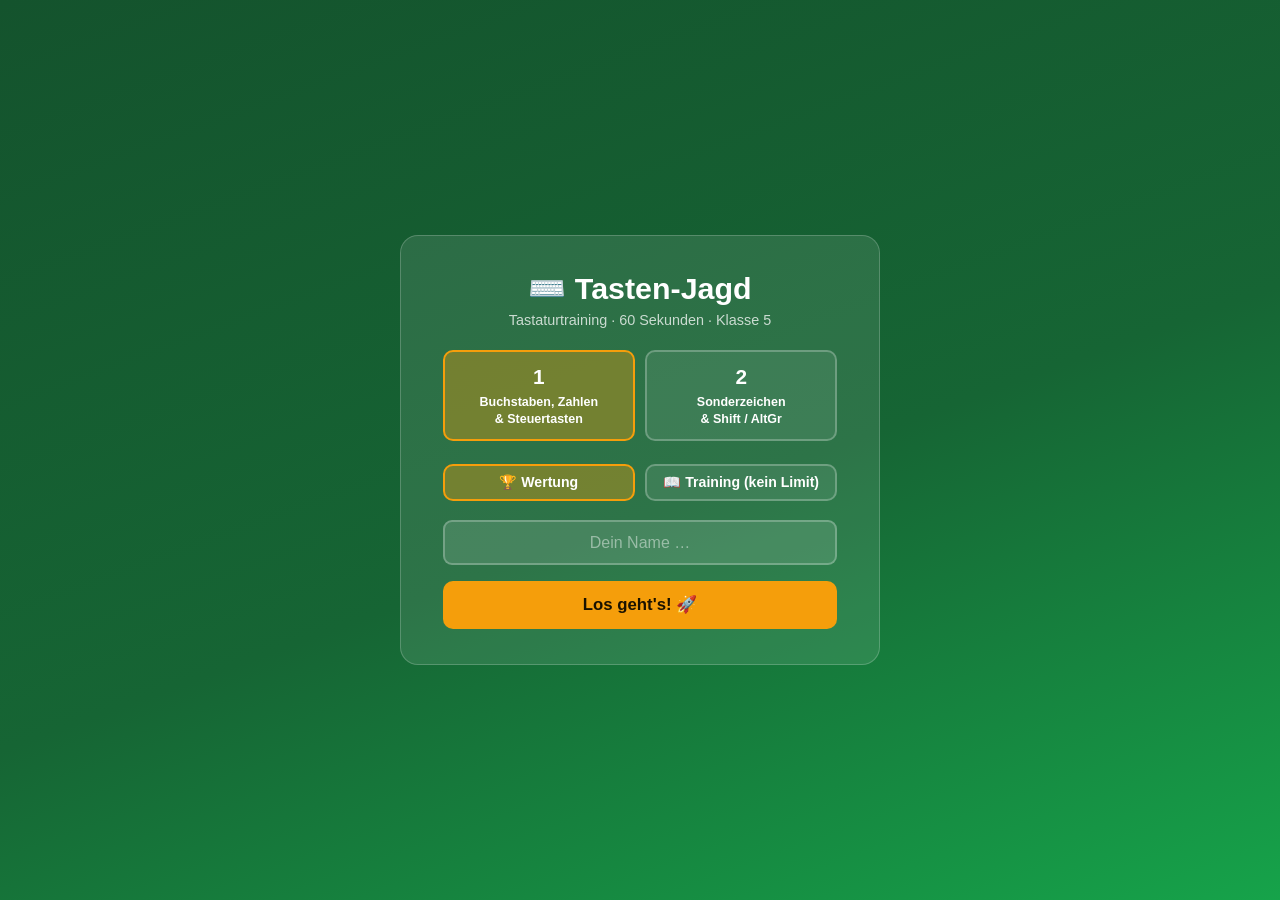
<file: games/tastatur/index.html>
<!DOCTYPE html>
<html lang="de">
<head>
<meta charset="UTF-8">
<meta name="viewport" content="width=device-width, initial-scale=1.0">
<title>Tasten-Jagd – Tastaturtraining</title>
<style>
*, *::before, *::after { box-sizing: border-box; margin: 0; padding: 0; }
body {
  font-family: -apple-system, BlinkMacSystemFont, 'Segoe UI', sans-serif;
  overflow: hidden; user-select: none; height: 100vh;
  background: #0f172a;
}
.screen { position: fixed; inset: 0; display: flex; align-items: center; justify-content: center; }
.screen.hidden { display: none; }

/* START */
#screen-start {
  background: linear-gradient(160deg, #14532d 0%, #166534 55%, #16a34a 100%);
  flex-direction: column; color: white;
}
.start-card {
  background: rgba(255,255,255,.1); border: 1px solid rgba(255,255,255,.2);
  border-radius: 18px; padding: 2.2rem 2.6rem; text-align: center;
  max-width: 480px; width: 92%;
}
.start-card h1 { font-size: 1.9rem; font-weight: 800; margin-bottom: .3rem; }
.start-card .sub { font-size: .9rem; opacity: .75; margin-bottom: 1.4rem; }
.level-grid { display: grid; grid-template-columns: repeat(2,1fr); gap: 10px; margin-bottom: 1.4rem; }
.lv-btn {
  padding: .7rem .4rem; border-radius: 10px;
  border: 2px solid rgba(255,255,255,.25); background: rgba(255,255,255,.08);
  color: white; cursor: pointer; font-size: .78rem; font-weight: 700;
  font-family: inherit; transition: background .12s, border-color .12s; line-height: 1.35;
}
.lv-btn .lv-num { font-size: 1.3rem; display: block; margin-bottom: 3px; }
.lv-btn:hover { background: rgba(255,255,255,.16); }
.lv-btn.sel { background: rgba(245,158,11,.35); border-color: #f59e0b; }
.mode-row { display: grid; grid-template-columns: 1fr 1fr; gap: 10px; margin-bottom: 1.2rem; }
.mode-btn {
  padding: .55rem .5rem; border-radius: 10px;
  border: 2px solid rgba(255,255,255,.25); background: rgba(255,255,255,.08);
  color: white; cursor: pointer; font-size: .88rem; font-weight: 700;
  font-family: inherit; transition: background .12s, border-color .12s;
}
.mode-btn:hover { background: rgba(255,255,255,.16); }
.mode-btn.sel { background: rgba(245,158,11,.35); border-color: #f59e0b; }
.btn-stop {
  background: rgba(255,255,255,.12); color: white; border: 1px solid rgba(255,255,255,.25);
  padding: .5rem 1.4rem; font-size: .9rem; font-weight: 700; border-radius: 8px;
  cursor: pointer; font-family: inherit; transition: background .12s;
}
.btn-stop:hover { background: rgba(255,255,255,.22); }
.hud-training { font-size: .8rem; font-weight: 700; color: #86efac; background: rgba(34,197,94,.2); padding: 3px 10px; border-radius: 20px; }
.btn-home {
  background: rgba(255,255,255,.1); color: rgba(255,255,255,.8);
  border: 1px solid rgba(255,255,255,.2); border-radius: 7px;
  padding: 4px 10px; font-size: .8rem; font-weight: 700;
  cursor: pointer; font-family: inherit; flex-shrink: 0;
  transition: background .12s;
}
.btn-home:hover { background: rgba(255,255,255,.2); }
input[type="text"] {
  width: 100%; padding: .7rem 1rem; border-radius: 9px;
  border: 2px solid rgba(255,255,255,.25); background: rgba(255,255,255,.12);
  color: white; font-size: 1rem; outline: none; margin-bottom: 1rem;
  text-align: center; font-family: inherit;
}
input::placeholder { color: rgba(255,255,255,.45); }
input:focus { border-color: rgba(255,255,255,.6); }
.btn-primary {
  background: #f59e0b; color: #1a1200; border: none; padding: .85rem 2rem;
  font-size: 1.05rem; font-weight: 800; border-radius: 10px; cursor: pointer;
  width: 100%; transition: background .12s, transform .08s; font-family: inherit;
}
.btn-primary:hover { background: #fbbf24; }
.btn-primary:active { transform: scale(.97); }

/* GAME */
#screen-game {
  background: linear-gradient(180deg, #052e16 0%, #14532d 40%, #166534 100%);
  flex-direction: column; align-items: stretch; justify-content: flex-start; color: white;
}
#hud {
  background: rgba(0,0,0,.45); padding: .5rem 1.2rem;
  display: flex; align-items: center; gap: 14px;
  color: white; font-size: .9rem; flex-shrink: 0; z-index: 10;
}
.hud-name { font-weight: 700; max-width: 150px; overflow: hidden; text-overflow: ellipsis; white-space: nowrap; }
.hud-pill { background: rgba(255,255,255,.15); padding: 3px 13px; border-radius: 20px; font-weight: 800; }
.hud-lv { font-size: .78rem; opacity: .7; }
#hud-timer { margin-left: auto; font-size: 1.5rem; font-weight: 800; min-width: 40px; text-align: right; transition: color .3s; }
#hud-timer.urgent { color: #ff5252; }

#challenge-area {
  flex: 1; display: flex; flex-direction: column;
  align-items: center; justify-content: center; gap: 14px; padding: 12px;
}
.chal-card {
  background: rgba(255,255,255,.1); border: 2px solid rgba(255,255,255,.2);
  border-radius: 20px; padding: 1.8rem 3rem; text-align: center; min-width: 260px;
  position: relative;
}
.chal-card.anim-ok   { animation: cardOk  .22s ease; }
.chal-card.anim-err  { animation: cardErr .3s ease; }
@keyframes cardOk  { 50% { transform: scale(1.05); background: rgba(74,222,128,.25); border-color: #4ade80; } }
@keyframes cardErr {
  20% { transform: translateX(-9px); background: rgba(248,113,113,.25); border-color: #f87171; }
  40% { transform: translateX( 9px); }
  60% { transform: translateX(-6px); }
  80% { transform: translateX( 6px); }
}
.chal-char {
  font-size: 4.5rem; font-weight: 900; line-height: 1; color: white;
  text-shadow: 0 4px 20px rgba(0,0,0,.4); margin-bottom: .4rem;
  min-height: 1.1em; display: flex; align-items: center; justify-content: center;
}
.chal-hint { font-size: .9rem; opacity: .65; font-weight: 600; min-height: 1.2em; }

.bar-wrap { width: 260px; height: 5px; background: rgba(255,255,255,.15); border-radius: 3px; overflow: hidden; }
#chal-bar { height: 100%; background: #f59e0b; border-radius: 3px; transform-origin: left; }

/* KEYBOARD */
#kb-wrap {
  flex-shrink: 0; padding: 10px 8px 14px;
  background: rgba(0,0,0,.4); display: flex; justify-content: center;
}
#kb { display: flex; flex-direction: column; gap: 3px; }
.kb-row { display: flex; gap: 3px; }
.kb-key {
  background: rgba(255,255,255,.12); border: 1px solid rgba(255,255,255,.18);
  border-bottom: 3px solid rgba(0,0,0,.3); border-radius: 5px;
  color: rgba(255,255,255,.75); font-size: 9px; font-weight: 600;
  height: 34px; display: flex; flex-direction: column; align-items: center; justify-content: center;
  gap: 1px; padding: 0 3px; text-align: center;
  transition: background .1s, box-shadow .1s, transform .08s;
  flex-shrink: 0; line-height: 1.2; white-space: nowrap;
}
.kb-sec { font-size: 7px; opacity: 0.55; line-height: 1; }
.kb-key.hl-main {
  background: #22c55e; border-color: #16a34a; border-bottom-color: #14532d;
  color: white; box-shadow: 0 0 14px #22c55e99; transform: translateY(1px);
}
.kb-key.hl-mod {
  background: #f59e0b; border-color: #d97706; border-bottom-color: #92400e;
  color: #1a1200; box-shadow: 0 0 10px #f59e0b77;
}
.kb-key.hl-press {
  background: rgba(255,255,255,.45); transform: translateY(2px); border-bottom-width: 1px;
}

/* COUNTDOWN */
#countdown {
  position: fixed; inset: 0; background: rgba(0,0,0,.55);
  display: flex; align-items: center; justify-content: center;
  z-index: 200; color: white; font-size: 9rem; font-weight: 900;
  text-shadow: 0 4px 30px rgba(0,0,0,.5); animation: cntPulse .5s ease-out;
}
#countdown.hidden { display: none; }
@keyframes cntPulse { from { transform: scale(1.4); opacity: 0; } to { transform: scale(1); opacity: 1; } }

/* SCORE POPUP */
.sc-pop {
  position: fixed; font-size: 1.5rem; font-weight: 900; pointer-events: none;
  z-index: 300; animation: floatUp .7s ease-out forwards;
  text-shadow: 0 2px 6px rgba(0,0,0,.5);
}
@keyframes floatUp {
  0%   { transform: translateY(0) scale(1); opacity: 1; }
  100% { transform: translateY(-60px) scale(1.1); opacity: 0; }
}

/* MISS FLASH */
.miss-flash {
  position: fixed; inset: 0; background: rgba(229,57,53,.22);
  pointer-events: none; z-index: 150; animation: flashFade .35s ease-out forwards;
}
@keyframes flashFade { to { opacity: 0; } }

/* COMBO */
#combo-badge {
  position: fixed; top: 68px; right: 16px;
  background: #f59e0b; color: #1a1200;
  font-size: .85rem; font-weight: 800; padding: 4px 12px;
  border-radius: 20px; z-index: 100; opacity: 0; transition: opacity .2s; pointer-events: none;
}
#combo-badge.vis { opacity: 1; }

/* END */
#screen-end {
  background: linear-gradient(160deg, #052e16 0%, #14532d 100%);
  flex-direction: column; color: white;
}
.end-card {
  background: rgba(255,255,255,.1); border: 1px solid rgba(255,255,255,.2);
  border-radius: 18px; padding: 2rem 2.5rem; text-align: center;
  max-width: 520px; width: 92%;
}
.end-card h2 { font-size: 1.5rem; font-weight: 700; margin-bottom: .5rem; }
.final-score { font-size: 4.5rem; font-weight: 900; color: #fbbf24; line-height: 1; }
.score-sub { font-size: .85rem; opacity: .65; margin: .3rem 0 1.3rem; }
.leaderboard {
  background: rgba(0,0,0,.25); border-radius: 12px;
  padding: .9rem 1.1rem; margin-bottom: 1.3rem; text-align: left;
}
.lb-head { font-size: .78rem; opacity: .6; text-transform: uppercase; letter-spacing: .06em; margin-bottom: .6rem; font-weight: 700; }
.lb-entry { display: flex; align-items: center; gap: 10px; padding: 5px 0; font-size: .93rem; border-bottom: 1px solid rgba(255,255,255,.08); }
.lb-entry:last-child { border-bottom: none; }
.lb-rank { width: 22px; font-weight: 700; opacity: .5; font-size: .85rem; text-align: center; }
.lb-name { flex: 1; font-weight: 600; }
.lb-pts  { font-weight: 800; color: #fbbf24; }
.lb-me   { color: #fbbf24; }
.lb-me .lb-rank { opacity: 1; }
</style>
</head>
<body>

<!-- START -->
<div class="screen" id="screen-start">
  <div class="start-card">
    <h1>⌨️ Tasten-Jagd</h1>
    <p class="sub">Tastaturtraining · 60 Sekunden · Klasse 5</p>
    <div class="level-grid">
      <button class="lv-btn sel" data-lv="1" onclick="selectLevel(1)">
        <span class="lv-num">1</span>Buchstaben, Zahlen<br>& Steuertasten
      </button>
      <button class="lv-btn" data-lv="2" onclick="selectLevel(2)">
        <span class="lv-num">2</span>Sonderzeichen<br>& Shift / AltGr
      </button>
    </div>
    <div class="mode-row">
      <button class="mode-btn sel" data-mode="0" onclick="selectMode(0)">🏆 Wertung</button>
      <button class="mode-btn" data-mode="1" onclick="selectMode(1)">📖 Training (kein Limit)</button>
    </div>
    <input type="text" id="name-input" placeholder="Dein Name …" maxlength="20" autocomplete="off">
    <button class="btn-primary" onclick="startGame()">Los geht's! 🚀</button>
  </div>
</div>

<!-- GAME -->
<div class="screen hidden" id="screen-game">
  <div id="hud">
    <button class="btn-home" onclick="goHome()">← Startseite</button>
    <span class="hud-name" id="hud-name">Spieler</span>
    <div class="hud-pill">Punkte: <span id="hud-score">0</span></div>
    <span class="hud-lv" id="hud-lv"></span>
    <span id="hud-training" class="hud-training" style="display:none">Training</span>
    <span id="hud-timer">120</span>
  </div>
  <div id="challenge-area">
    <div class="chal-card" id="chal-card">
      <div class="chal-char" id="chal-char"></div>
      <div class="chal-hint" id="chal-hint"></div>
    </div>
    <div class="bar-wrap" id="bar-wrap"><div id="chal-bar"></div></div>
    <button id="stop-btn" class="btn-stop" style="display:none" onclick="stopTraining()">⏹ Beenden</button>
  </div>
  <div id="kb-wrap"><div id="kb"></div></div>
</div>

<div id="combo-badge"></div>
<div id="countdown" class="hidden"></div>

<!-- END -->
<div class="screen hidden" id="screen-end">
  <div class="end-card">
    <h2>Zeit abgelaufen! ⏱️</h2>
    <div class="final-score" id="end-score">0</div>
    <div class="score-sub">Punkte · <span id="end-name"></span> · Stufe <span id="end-lv"></span></div>
    <div class="leaderboard">
      <div class="lb-head">🏆 Bestenliste (dieser PC)</div>
      <div id="lb-list"></div>
    </div>
    <p style="font-size:.85rem;opacity:.65;margin-bottom:1.2rem;">Vergleiche deinen Score mit deinen Mitschülern!</p>
    <button class="btn-primary" onclick="resetToStart()">Nochmal spielen</button>
  </div>
</div>

<script>
// ── KEYBOARD LAYOUT (German QWERTZ) ──────────────────────────────────────────
// Each key: [id, label, width-px]
// Row widths calculated to all equal ~460px (keys + 3px gaps)
// [id, primary-label, width-px, shift-label?]
const KB_ROWS = [
  [ // Number row
    ['esc','Esc',38],['caret','^',28,'°'],['d1','1',28,'!'],['d2','2',28,'"'],
    ['d3','3',28,'§'],['d4','4',28,'$'],['d5','5',28,'%'],['d6','6',28,'&'],
    ['d7','7',28,'/'],['d8','8',28,'('],['d9','9',28,')'],
    ['d0','0',28,'='],['ss','ß',28,'?'],['bksp','⌫',88],
  ],
  [ // QWERTZ row
    ['tab','Tab',44],['q','Q',28],['w','W',28],['e','E',28],['r','R',28],
    ['t','T',28],['z','Z',28],['u','U',28],['i','I',28],['o','O',28],
    ['p','P',28],['ue','Ü',28],['plus','+',28,'*'],['enter','Enter',44],
  ],
  [ // Home row
    ['caps','Caps',58],['a','A',28],['s','S',28],['d','D',28],['f','F',28],
    ['g','G',28],['h','H',28],['j','J',28],['k','K',28],['l','L',28],
    ['oe','Ö',28],['ae','Ä',28],['hash','#',58,"'"],
  ],
  [ // Shift row
    ['lshift','Shift',72],['lt','<',28,'>'],['y','Y',28],['x','X',28],
    ['c','C',28],['v','V',28],['b','B',28],['n','N',28],['m','M',28],
    ['comma',',',28,';'],['dot','.',28,':'],['minus','-',28,'_'],['rshift','Shift',44],
  ],
  [ // Bottom row
    ['lctrl','Strg',44],['lalt','Alt',44],['space','Leertaste',272],
    ['altgr','AltGr',44],['rctrl','Strg',44],
  ],
];

// Maps e.code → key ID (for visual key-press feedback)
const CODE_TO_ID = {
  'Backquote':'caret','Digit1':'d1','Digit2':'d2','Digit3':'d3','Digit4':'d4',
  'Digit5':'d5','Digit6':'d6','Digit7':'d7','Digit8':'d8','Digit9':'d9',
  'Digit0':'d0','Minus':'ss','Backspace':'bksp',
  'Escape':'esc','Tab':'tab','KeyQ':'q','KeyW':'w','KeyE':'e','KeyR':'r','KeyT':'t',
  'KeyY':'z','KeyU':'u','KeyI':'i','KeyO':'o','KeyP':'p',
  'BracketLeft':'ue','BracketRight':'plus','Enter':'enter',
  'CapsLock':'caps','KeyA':'a','KeyS':'s','KeyD':'d','KeyF':'f','KeyG':'g',
  'KeyH':'h','KeyJ':'j','KeyK':'k','KeyL':'l','Semicolon':'oe','Quote':'ae',
  'Backslash':'hash',
  'ShiftLeft':'lshift','IntlBackslash':'lt','KeyZ':'y','KeyX':'x',
  'KeyC':'c','KeyV':'v','KeyB':'b','KeyN':'n','KeyM':'m',
  'Comma':'comma','Period':'dot','Slash':'minus','ShiftRight':'rshift',
  'ControlLeft':'lctrl','AltLeft':'lalt','Space':'space',
  'AltRight':'altgr','ControlRight':'rctrl',
};

// ── CHALLENGES ────────────────────────────────────────────────────────────────
const SETS = {
  1: [
    { ch:'Enter',     key:'Enter',     hint:'Enter-Taste (rechts)',     main:['enter'],  mods:[] },
    { ch:'⌫',        key:'Backspace', hint:'Rückschritt-Taste',         main:['bksp'],   mods:[] },
    { ch:'Leertaste', key:' ',         hint:'Lange Taste unten',         main:['space'],  mods:[] },
    { ch:'Caps Lock', key:'CapsLock',  hint:'Groß/Klein-Sperre (links)', main:['caps'],   mods:[] },
    { ch:'Tab',      key:'Tab',       hint:'Tabulator (links)',          main:['tab'],    mods:[] },
    { ch:'Esc',      key:'Escape',    hint:'Escape-Taste (oben links)',  main:['esc'],    mods:[] },
    ...('abcdefghijklmnopqrstuvwxyz').split('').map(c => ({
      ch:c, key:c, hint:'', main:[c], mods:[],
    })),
    ...('0123456789').split('').map(c => ({
      ch:c, key:c, hint:'', main:['d'+c], mods:[],
    })),
  ],
  2: [
    { ch:'@',  key:'@',  hint:'AltGr + Q',    main:['q'],     mods:['altgr']          },
    { ch:'€',  key:'€',  hint:'AltGr + E',    main:['e'],     mods:['altgr']          },
    { ch:'!',  key:'!',  hint:'Shift + 1',    main:['d1'],    mods:['lshift','rshift'] },
    { ch:'?',  key:'?',  hint:'Shift + ß',    main:['ss'],    mods:['lshift','rshift'] },
    { ch:'§',  key:'§',  hint:'Shift + 3',    main:['d3'],    mods:['lshift','rshift'] },
    { ch:'/',  key:'/',  hint:'Shift + 7',    main:['d7'],    mods:['lshift','rshift'] },
    { ch:'(',  key:'(',  hint:'Shift + 8',    main:['d8'],    mods:['lshift','rshift'] },
    { ch:')',  key:')',  hint:'Shift + 9',    main:['d9'],    mods:['lshift','rshift'] },
    { ch:'=',  key:'=',  hint:'Shift + 0',    main:['d0'],    mods:['lshift','rshift'] },
    { ch:':',  key:':',  hint:'Shift + .',    main:['dot'],   mods:['lshift','rshift'] },
    { ch:'"',  key:'"',  hint:'Shift + 2',    main:['d2'],    mods:['lshift','rshift'] },
    { ch:'_',  key:'_',  hint:'Shift + -',    main:['minus'], mods:['lshift','rshift'] },
    { ch:'&',  key:'&',  hint:'Shift + 6',    main:['d6'],    mods:['lshift','rshift'] },
    { ch:'{',  key:'{',  hint:'AltGr + 7',    main:['d7'],    mods:['altgr']           },
    { ch:'[',  key:'[',  hint:'AltGr + 8',    main:['d8'],    mods:['altgr']           },
    { ch:']',  key:']',  hint:'AltGr + 9',    main:['d9'],    mods:['altgr']           },
    { ch:'}',  key:'}',  hint:'AltGr + 0',    main:['d0'],    mods:['altgr']           },
    { ch:'*',  key:'*',  hint:"Shift + +",    main:['plus'],  mods:['lshift','rshift'] },
    { ch:"'",  key:"'",  hint:"Shift + #",    main:['hash'],  mods:['lshift','rshift'] },
  ],
};

// ── STATE ─────────────────────────────────────────────────────────────────────
const GAME_DURATION  = 60;
const CHAL_DURATION  = { 1: 5000, 2: 10000 };
const LB_KEY         = 'tastenjagd_v1';

let score, timeLeft, gameActive, playerName, selectedLevel, trainingMode;
let timerIntvl, chalTimeout, comboTmout;
let combo, currentChal, locked;

// ── INIT ──────────────────────────────────────────────────────────────────────
function buildKeyboard() {
  const kb = document.getElementById('kb');
  KB_ROWS.forEach(row => {
    const rowEl = document.createElement('div');
    rowEl.className = 'kb-row';
    row.forEach(([id, label, w, sec]) => {
      const k = document.createElement('div');
      k.className = 'kb-key';
      k.id = 'k-' + id;
      k.style.width = w + 'px';
      k.style.minWidth = w + 'px';
      if (sec) {
        const secEl = document.createElement('span');
        secEl.className = 'kb-sec';
        secEl.textContent = sec;
        const mainEl = document.createElement('span');
        mainEl.textContent = label;
        k.appendChild(secEl);
        k.appendChild(mainEl);
      } else {
        k.textContent = label;
      }
      rowEl.appendChild(k);
    });
    kb.appendChild(rowEl);
  });
}
buildKeyboard();

function selectLevel(n) {
  selectedLevel = n;
  document.querySelectorAll('.lv-btn').forEach(b => b.classList.toggle('sel', +b.dataset.lv === n));
}
selectLevel(1);

function selectMode(n) {
  trainingMode = n === 1;
  document.querySelectorAll('.mode-btn').forEach(b => b.classList.toggle('sel', +b.dataset.mode === n));
}
selectMode(0);

// ── GAME FLOW ─────────────────────────────────────────────────────────────────
function showScreen(id) {
  document.querySelectorAll('.screen').forEach(s => s.classList.add('hidden'));
  document.getElementById(id).classList.remove('hidden');
}

function startGame() {
  playerName = document.getElementById('name-input').value.trim() || 'Anonym';
  score = 0; timeLeft = GAME_DURATION; combo = 0; gameActive = false; chalPool = [];
  document.getElementById('hud-name').textContent  = playerName;
  document.getElementById('hud-lv').textContent    = 'Stufe ' + selectedLevel;
  document.getElementById('hud-timer').classList.remove('urgent');
  document.getElementById('hud-timer').style.display    = trainingMode ? 'none'  : '';
  document.getElementById('hud-training').style.display = trainingMode ? ''      : 'none';
  document.getElementById('hud-score').parentElement.style.display = trainingMode ? 'none' : '';
  document.getElementById('stop-btn').style.display  = trainingMode ? '' : 'none';
  document.getElementById('bar-wrap').style.display  = trainingMode ? 'none' : '';
  showScreen('screen-game');
  updateHUD();
  runCountdown(3);
}

function runCountdown(n) {
  const el = document.getElementById('countdown');
  el.classList.remove('hidden');
  el.style.animation = 'none'; void el.offsetWidth;
  el.style.animation = 'cntPulse .5s ease-out';
  el.textContent = n > 0 ? n : 'Los!';
  if (n > 0) setTimeout(() => runCountdown(n - 1), 850);
  else setTimeout(() => { el.classList.add('hidden'); beginGame(); }, 650);
}

function beginGame() {
  gameActive = true;
  if (!trainingMode) timerIntvl = setInterval(tickTimer, 1000);
  nextChallenge();
}

function tickTimer() {
  timeLeft = Math.max(0, timeLeft - 1);
  updateHUD();
  if (timeLeft <= 10) document.getElementById('hud-timer').classList.add('urgent');
  if (timeLeft === 0) endGame();
}

function updateHUD() {
  document.getElementById('hud-score').textContent = score;
  document.getElementById('hud-timer').textContent = timeLeft;
}

// ── CHALLENGES ────────────────────────────────────────────────────────────────
let chalPool = [];

function nextChallenge() {
  clearTimeout(chalTimeout);
  if (!gameActive) return;
  if (chalPool.length === 0) {
    chalPool = [...SETS[selectedLevel]].sort(() => Math.random() - .5);
  }
  currentChal = chalPool.pop();
  locked = false;
  showChallenge(currentChal);
  if (!trainingMode) {
    chalTimeout = setTimeout(() => {
      if (!gameActive) return;
      score = Math.max(0, score - 5);
      combo = 0; hideComboBadge(); updateHUD(); flashMiss();
      nextChallenge();
    }, CHAL_DURATION[selectedLevel]);
  }
}

function showChallenge(c) {
  document.getElementById('chal-char').textContent = c.ch.length === 1 ? c.ch.toUpperCase() : c.ch;
  document.getElementById('chal-hint').textContent = c.hint;
  clearHighlights();
  highlightKeys(c.main, c.mods);
  if (!trainingMode) restartBar();
}

function highlightKeys(main, mods) {
  // Nur die erste (linke) Shift-/Mod-Taste hervorheben
  const modId = mods[0];
  if (modId) {
    const modEl = document.getElementById('k-' + modId);
    if (modEl) modEl.classList.add('hl-mod');
  }
  main.forEach(id => {
    const el = document.getElementById('k-' + id);
    if (el) el.classList.add('hl-main');
  });
}

function clearHighlights() {
  document.querySelectorAll('.kb-key').forEach(k => {
    k.classList.remove('hl-main', 'hl-mod', 'hl-press');
  });
}

function restartBar() {
  const bar = document.getElementById('chal-bar');
  bar.style.animation = 'none'; void bar.offsetWidth;
  bar.style.animation = `shrinkBar ${CHAL_DURATION[selectedLevel]}ms linear forwards`;
}

// ── KEY HANDLER ───────────────────────────────────────────────────────────────
document.addEventListener('keydown', (e) => {
  if (!gameActive) return;
  e.preventDefault();
  if (locked || e.repeat) return;  // gesperrt nach Treffer / Taste gedrückt gehalten

  // Visual key press feedback
  const pressId = CODE_TO_ID[e.code];
  if (pressId) {
    const el = document.getElementById('k-' + pressId);
    if (el) {
      el.classList.add('hl-press');
      setTimeout(() => el.classList.remove('hl-press'), 120);
    }
  }

  // Check answer
  let correct = false;
  const codeId = CODE_TO_ID[e.code];
  if (currentChal.mods.length === 0) {
    // Stufe 1: match by physical key position, ignoring modifier state
    correct = codeId !== undefined && currentChal.main.includes(codeId);
  } else {
    // Stufe 2: match by produced character (modifier implicitly required)
    correct = e.key === currentChal.key;
  }

  if (correct) {
    locked = true;
    clearTimeout(chalTimeout);
    if (!trainingMode) {
      combo++;
      const pts = combo >= 3 ? 15 : 10;
      score += pts;
      updateHUD();
      if (combo >= 3) showComboBadge();
      showScorePopup('+' + pts, combo >= 3 ? '#fbbf24' : '#4ade80');
    } else {
      showScorePopup('✓', '#4ade80');
    }
    animCard('ok');
    setTimeout(nextChallenge, 180);
  } else {
    // Ignore modifier keys themselves as wrong answers
    if (['Shift','Control','Alt','AltGraph','CapsLock','Tab','OS','Meta'].includes(e.key)) return;
    combo = 0; hideComboBadge();
    if (!trainingMode) {
      score = Math.max(0, score - 5);
      updateHUD();
      showScorePopup('-5', '#f87171');
    }
    animCard('err');
  }
});

function animCard(type) {
  const card = document.getElementById('chal-card');
  card.classList.remove('anim-ok', 'anim-err');
  void card.offsetWidth;
  card.classList.add(type === 'ok' ? 'anim-ok' : 'anim-err');
}

// ── FEEDBACK ──────────────────────────────────────────────────────────────────
function showScorePopup(text, color) {
  const card = document.getElementById('chal-card');
  const r = card.getBoundingClientRect();
  const pop = document.createElement('div');
  pop.className = 'sc-pop';
  pop.textContent = text;
  pop.style.color = color;
  pop.style.left = (r.left + r.width / 2 - 20) + 'px';
  pop.style.top  = (r.top  + r.height / 2 - 10) + 'px';
  document.body.appendChild(pop);
  setTimeout(() => pop.remove(), 720);
}

function flashMiss() {
  const f = document.createElement('div');
  f.className = 'miss-flash';
  document.body.appendChild(f);
  setTimeout(() => f.remove(), 380);
}

function showComboBadge() {
  clearTimeout(comboTmout);
  const b = document.getElementById('combo-badge');
  b.textContent = combo >= 5 ? '🔥🔥 Super-Combo! ×' + combo : '🔥 Combo! ×' + combo;
  b.classList.add('vis');
  comboTmout = setTimeout(hideComboBadge, 1200);
}
function hideComboBadge() { document.getElementById('combo-badge').classList.remove('vis'); }

// ── END ───────────────────────────────────────────────────────────────────────
function endGame() {
  gameActive = false;
  clearInterval(timerIntvl);
  clearTimeout(chalTimeout);
  clearHighlights();
  hideComboBadge();
  if (trainingMode) { showScreen('screen-start'); return; }
  saveScore(playerName, score, selectedLevel);
  setTimeout(() => {
    document.getElementById('end-score').textContent = score;
    document.getElementById('end-name').textContent  = playerName;
    document.getElementById('end-lv').textContent    = selectedLevel;
    renderLeaderboard();
    showScreen('screen-end');
  }, 400);
}

function stopTraining() { endGame(); }
function goHome() { endGame(); }

// ── LEADERBOARD ───────────────────────────────────────────────────────────────
function saveScore(name, pts, lv) {
  const list = loadScores();
  list.push({ name, pts, lv });
  list.sort((a, b) => b.pts - a.pts);
  try { localStorage.setItem(LB_KEY, JSON.stringify(list.slice(0, 10))); } catch {}
}
function loadScores() {
  try { return JSON.parse(localStorage.getItem(LB_KEY)) || []; } catch { return []; }
}
const MEDALS = ['🥇','🥈','🥉'];
function escH(s) {
  return String(s).replace(/[&<>"']/g, c => ({'&':'&amp;','<':'&lt;','>':'&gt;','"':'&quot;',"'":'&#39;'}[c]));
}
function renderLeaderboard() {
  const scores = loadScores();
  const el = document.getElementById('lb-list');
  if (!scores.length) { el.innerHTML = '<div style="opacity:.55;font-size:.9rem">Noch keine Einträge.</div>'; return; }
  let found = false;
  el.innerHTML = scores.slice(0, 6).map((s, i) => {
    const isMe = !found && s.name === playerName && s.pts === score;
    if (isMe) found = true;
    return `<div class="lb-entry ${isMe ? 'lb-me' : ''}">
      <span class="lb-rank">${MEDALS[i] || (i+1)+'.'}</span>
      <span class="lb-name">${escH(s.name)}</span>
      <span style="font-size:.78rem;opacity:.5;margin-right:4px">Stufe ${s.lv}</span>
      <span class="lb-pts">${s.pts}</span>
    </div>`;
  }).join('');
}

function resetToStart() {
  showScreen('screen-start');
  document.getElementById('hud-timer').classList.remove('urgent');
}

// ── MISC ──────────────────────────────────────────────────────────────────────
document.getElementById('name-input').addEventListener('keydown', e => {
  if (e.key === 'Enter') startGame();
});
document.getElementById('screen-game').addEventListener('contextmenu', e => e.preventDefault());

const ks = document.createElement('style');
ks.textContent = `@keyframes shrinkBar { from { transform:scaleX(1); } to { transform:scaleX(0); } }`;
document.head.appendChild(ks);
</script>
</body>
</html>
</file>
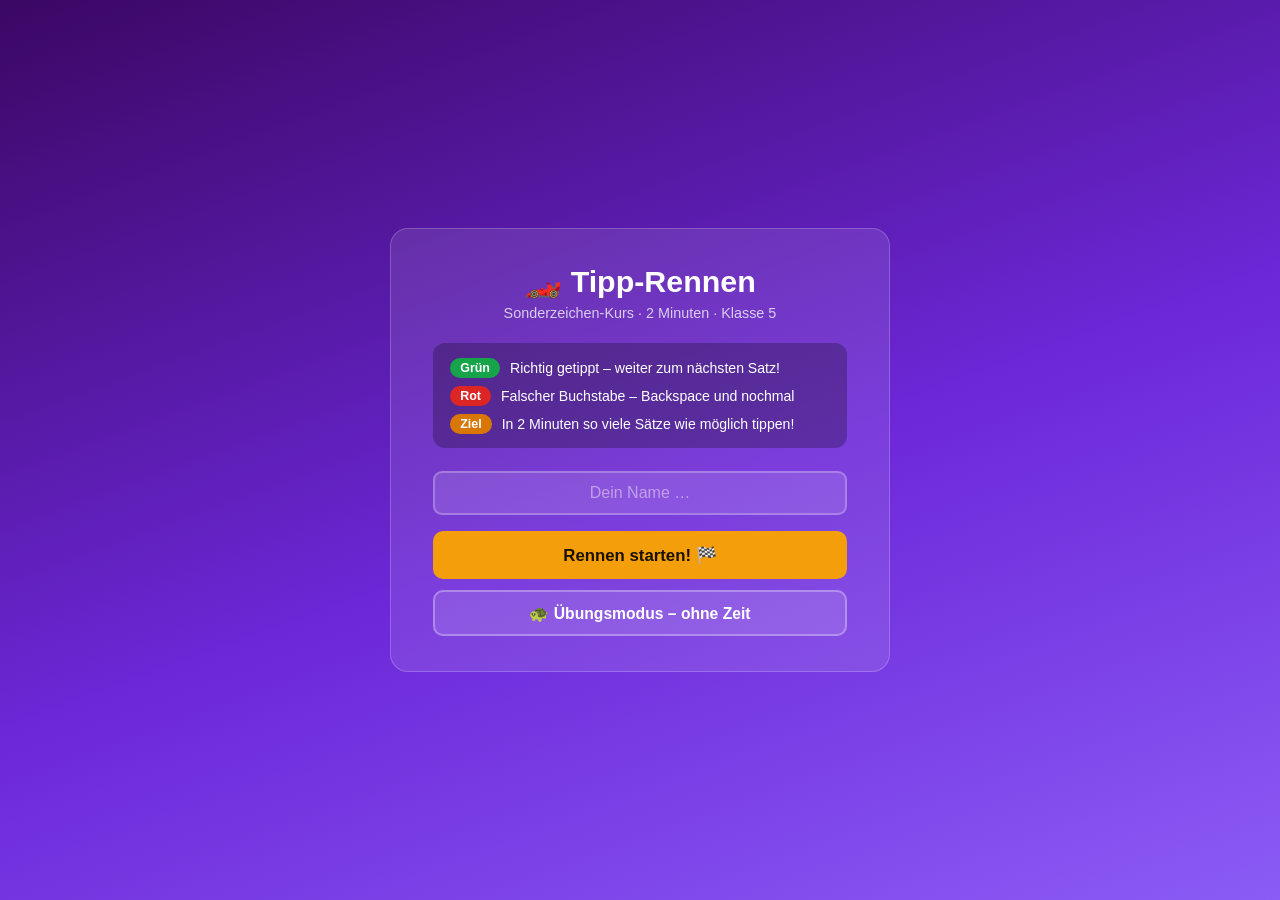
<file: games/tipp-rennen/index.html>
<!DOCTYPE html>
<html lang="de">
<head>
<meta charset="UTF-8">
<meta name="viewport" content="width=device-width, initial-scale=1.0">
<title>Tipp-Rennen – Sonderzeichen-Kurs</title>
<style>
*, *::before, *::after { box-sizing: border-box; margin: 0; padding: 0; }
body {
  font-family: -apple-system, BlinkMacSystemFont, 'Segoe UI', sans-serif;
  overflow: hidden; user-select: none; height: 100vh;
}
.screen { position: fixed; inset: 0; display: flex; align-items: center; justify-content: center; }
.screen.hidden { display: none; }

/* START */
#screen-start {
  background: linear-gradient(160deg, #3b0764 0%, #6d28d9 55%, #8b5cf6 100%);
  flex-direction: column; color: white;
}
.start-card {
  background: rgba(255,255,255,.1); border: 1px solid rgba(255,255,255,.2);
  border-radius: 18px; padding: 2.2rem 2.6rem; text-align: center;
  max-width: 500px; width: 92%;
}
.start-card h1 { font-size: 1.9rem; font-weight: 800; margin-bottom: .3rem; }
.start-card .sub { font-size: .9rem; opacity: .75; margin-bottom: 1.4rem; }
.instructions {
  background: rgba(0,0,0,.25); border-radius: 12px;
  padding: .9rem 1.1rem; margin-bottom: 1.4rem; text-align: left;
  display: flex; flex-direction: column; gap: 8px;
}
.instr-row { display: flex; align-items: center; gap: 10px; font-size: .88rem; }
.badge {
  padding: 3px 10px; border-radius: 20px; font-size: .78rem;
  font-weight: 700; white-space: nowrap; flex-shrink: 0;
}
.b-v { background: #16a34a; }
.b-r { background: #dc2626; }
.b-y { background: #d97706; }
input[type="text"] {
  width: 100%; padding: .7rem 1rem; border-radius: 9px;
  border: 2px solid rgba(255,255,255,.25); background: rgba(255,255,255,.12);
  color: white; font-size: 1rem; outline: none; margin-bottom: 1rem;
  text-align: center; font-family: inherit;
}
input::placeholder { color: rgba(255,255,255,.45); }
input:focus { border-color: rgba(255,255,255,.6); }
.btn-primary {
  background: #f59e0b; color: #1a1200; border: none; padding: .85rem 2rem;
  font-size: 1.05rem; font-weight: 800; border-radius: 10px; cursor: pointer;
  width: 100%; transition: background .12s, transform .08s; font-family: inherit;
}
.btn-primary:hover { background: #fbbf24; }
.btn-primary:active { transform: scale(.97); }
.btn-secondary {
  background: rgba(255,255,255,.12); color: white;
  border: 2px solid rgba(255,255,255,.3); padding: .7rem 2rem;
  font-size: .98rem; font-weight: 700; border-radius: 10px; cursor: pointer;
  width: 100%; margin-top: .7rem; transition: background .12s, transform .08s;
  font-family: inherit;
}
.btn-secondary:hover { background: rgba(255,255,255,.22); }
.btn-secondary:active { transform: scale(.97); }

/* GAME */
#screen-game {
  background: linear-gradient(180deg, #1e0538 0%, #3b0764 40%, #4c1d95 100%);
  flex-direction: column; align-items: stretch; justify-content: flex-start; color: white;
}
#hud {
  background: rgba(0,0,0,.45); padding: .5rem 1.2rem;
  display: flex; align-items: center; gap: 14px;
  color: white; font-size: .9rem; flex-shrink: 0;
}
.btn-home {
  background: rgba(255,255,255,.1); color: rgba(255,255,255,.8);
  border: 1px solid rgba(255,255,255,.2); border-radius: 7px;
  padding: 4px 10px; font-size: .8rem; font-weight: 700;
  cursor: pointer; font-family: inherit; flex-shrink: 0;
  transition: background .12s;
}
.btn-home:hover { background: rgba(255,255,255,.2); }
.hud-name { font-weight: 700; max-width: 140px; overflow: hidden; text-overflow: ellipsis; white-space: nowrap; }
.hud-pill { background: rgba(255,255,255,.15); padding: 3px 13px; border-radius: 20px; font-weight: 800; }
#hud-timer { margin-left: auto; font-size: 1.4rem; font-weight: 800; font-variant-numeric: tabular-nums; }
#hud-timer.low { color: #f87171; animation: blink 1s step-end infinite; }

#race-area {
  flex: 1; display: flex; flex-direction: column;
  align-items: center; justify-content: center;
  padding: 20px 24px; gap: 20px;
}

/* Sentence display */
.race-card {
  background: rgba(255,255,255,.09); border: 2px solid rgba(255,255,255,.18);
  border-radius: 16px; padding: 1.6rem 2rem; max-width: 680px; width: 100%;
}
.sentence-label {
  font-size: .75rem; opacity: .5; font-weight: 700; text-transform: uppercase;
  letter-spacing: .08em; margin-bottom: .8rem;
}
#sentence-display {
  font-size: 1.5rem; font-weight: 600; line-height: 1.6;
  font-family: 'Courier New', Courier, monospace; letter-spacing: .03em;
  word-break: break-all; min-height: 2.5em;
}
.ch { transition: color .08s, background .08s; }
.ch.correct  { color: #4ade80; }
.ch.wrong    { color: rgba(255,255,255,.5); text-decoration: underline wavy #f87171; text-underline-offset: 4px; }
.ch.cursor   { border-bottom: 3px solid #f59e0b; background: rgba(245,158,11,.28); border-radius: 3px; }
.ch.pending  { color: rgba(255,255,255,.45); }

/* Echo line: what the player actually typed */
.typed-label {
  font-size: .75rem; opacity: .5; font-weight: 700; text-transform: uppercase;
  letter-spacing: .08em; margin: 1.1rem 0 .5rem;
}
#typed-display {
  font-size: 1.5rem; font-weight: 600; line-height: 1.6;
  font-family: 'Courier New', Courier, monospace; letter-spacing: .03em;
  word-break: break-all; min-height: 1.6em;
}
.tch { border-radius: 3px; }
.tch.correct { color: #4ade80; }
.tch.wrong   { color: #fff; background: rgba(248,113,113,.85); }
.tch.caret   { border-left: 2px solid #f59e0b; margin-left: -1px; animation: blink 1s step-end infinite; }
.typed-empty { color: rgba(255,255,255,.35); font-size: 1rem; font-style: italic; }
@keyframes blink { 50% { border-color: transparent; } }

/* Typing input (hidden, but receives focus) */
#type-input {
  position: fixed; left: -9999px; top: 0;
  opacity: 0; pointer-events: none;
  width: 1px; height: 1px;
}

/* Split hint */
.split-hint {
  display: flex; align-items: center; justify-content: center; flex-wrap: wrap;
  gap: 8px 10px; font-size: .85rem; opacity: .6; margin-top: .5rem;
}
.hint-key {
  background: rgba(255,255,255,.15); border: 1px solid rgba(255,255,255,.25);
  border-bottom: 2px solid rgba(0,0,0,.3); border-radius: 5px;
  padding: 2px 8px; font-size: .8rem; font-weight: 700;
}

/* Lap result */
#lap-result {
  background: rgba(0,0,0,.3); border-radius: 12px;
  padding: .7rem 1.4rem; text-align: center; font-size: .95rem; opacity: 0;
  transition: opacity .3s;
}
#lap-result.vis { opacity: 1; }

/* Countdown overlay */
#countdown {
  position: fixed; inset: 0; background: rgba(0,0,0,.6);
  display: flex; align-items: center; justify-content: center;
  z-index: 200; color: white; font-size: 9rem; font-weight: 900;
  text-shadow: 0 4px 30px rgba(0,0,0,.5); animation: cntPulse .5s ease-out;
}
#countdown.hidden { display: none; }
@keyframes cntPulse { from { transform: scale(1.4); opacity: 0; } to { transform: scale(1); opacity: 1; } }

/* END */
#screen-end {
  background: linear-gradient(160deg, #1e0538 0%, #3b0764 100%);
  flex-direction: column; color: white;
}
.end-card {
  background: rgba(255,255,255,.1); border: 1px solid rgba(255,255,255,.2);
  border-radius: 18px; padding: 2rem 2.5rem; text-align: center;
  max-width: 540px; width: 92%;
}
.end-card h2 { font-size: 1.5rem; font-weight: 700; margin-bottom: .5rem; }
.total-time { font-size: 4rem; font-weight: 900; color: #fbbf24; line-height: 1; }
.score-sub  { font-size: .85rem; opacity: .65; margin: .3rem 0 .5rem; }
.lap-grid {
  display: grid; grid-template-columns: repeat(3,1fr); gap: 10px;
  margin-bottom: 1.3rem;
}
.lap-box {
  background: rgba(0,0,0,.25); border-radius: 10px; padding: .7rem .5rem;
}
.lap-box .lap-n   { font-size: .75rem; opacity: .55; margin-bottom: 4px; }
.lap-box .lap-t   { font-size: 1.4rem; font-weight: 800; color: #c4b5fd; }
.lap-box .lap-acc { font-size: .75rem; color: #4ade80; margin-top: 3px; }
.leaderboard {
  background: rgba(0,0,0,.25); border-radius: 12px;
  padding: .9rem 1.1rem; margin-bottom: 1.3rem; text-align: left;
}
.lb-head { font-size: .78rem; opacity: .6; text-transform: uppercase; letter-spacing: .06em; margin-bottom: .6rem; font-weight: 700; }
.lb-entry { display: flex; align-items: center; gap: 10px; padding: 5px 0; font-size: .93rem; border-bottom: 1px solid rgba(255,255,255,.08); }
.lb-entry:last-child { border-bottom: none; }
.lb-rank { width: 22px; font-weight: 700; opacity: .5; font-size: .85rem; text-align: center; }
.lb-name { flex: 1; font-weight: 600; }
.lb-pts  { font-weight: 800; color: #fbbf24; }
.lb-me   { color: #fbbf24; }
.lb-me .lb-rank { opacity: 1; }
</style>
</head>
<body>

<!-- START -->
<div class="screen" id="screen-start">
  <div class="start-card">
    <h1>🏎️ Tipp-Rennen</h1>
    <p class="sub">Sonderzeichen-Kurs · 2 Minuten · Klasse 5</p>
    <div class="instructions">
      <div class="instr-row">
        <span class="badge b-v">Grün</span>
        <span>Richtig getippt – weiter zum nächsten Satz!</span>
      </div>
      <div class="instr-row">
        <span class="badge b-r">Rot</span>
        <span>Falscher Buchstabe – Backspace und nochmal</span>
      </div>
      <div class="instr-row">
        <span class="badge b-y">Ziel</span>
        <span>In 2 Minuten so viele Sätze wie möglich tippen!</span>
      </div>
    </div>
    <input type="text" id="name-input" placeholder="Dein Name …" maxlength="20" autocomplete="off">
    <button class="btn-primary" onclick="startGame(false)">Rennen starten! 🏁</button>
    <button class="btn-secondary" onclick="startGame(true)">🐢 Übungsmodus – ohne Zeit</button>
  </div>
</div>

<!-- GAME -->
<div class="screen hidden" id="screen-game">
  <div id="hud">
    <button class="btn-home" onclick="goHome()">← Startseite</button>
    <span class="hud-name" id="hud-name">Spieler</span>
    <div class="hud-pill">✓ <span id="hud-count">0</span> Sätze</div>
    <span id="hud-timer">2:00</span>
  </div>
  <div id="race-area">
    <div class="race-card">
      <div class="sentence-label">Tippe diesen Satz ab:</div>
      <div id="sentence-display"></div>
      <div class="typed-label">Deine Eingabe:</div>
      <div id="typed-display"></div>
    </div>
    <div class="split-hint" id="split-hint" style="visibility:hidden">
      <span class="hint-key">AltGr</span>+<span class="hint-key">Q</span> = @
      &nbsp;|&nbsp;
      <span class="hint-key">AltGr</span>+<span class="hint-key">E</span> = €
      &nbsp;|&nbsp;
      <span class="hint-key">Shift</span>+<span class="hint-key">1</span> = !
      &nbsp;|&nbsp;
      <span class="hint-key">Shift</span>+<span class="hint-key">ß</span> = ?
      &nbsp;|&nbsp;
      <span class="hint-key">Shift</span>+<span class="hint-key">3</span> = §
      &nbsp;|&nbsp;
      <span class="hint-key">Shift</span>+<span class="hint-key">^</span> = °
      &nbsp;|&nbsp;
      <span class="hint-key">Shift</span>+<span class="hint-key">6</span> = &amp;
    </div>
    <div id="lap-result"></div>
  </div>
  <!-- Hidden input to capture keystrokes -->
  <input type="text" id="type-input" autocomplete="off" autocorrect="off"
         autocapitalize="off" spellcheck="false">
</div>

<div id="countdown" class="hidden"></div>

<!-- END -->
<div class="screen hidden" id="screen-end">
  <div class="end-card">
    <h2>🏁 Zeit abgelaufen!</h2>
    <div class="total-time" id="end-total">0</div>
    <div class="score-sub">Sätze in 2 Minuten · <span id="end-name"></span></div>
    <div class="lap-grid" id="lap-grid"></div>
    <div class="leaderboard">
      <div class="lb-head">🏆 Bestenliste (dieser PC) – meiste Sätze gewinnt</div>
      <div id="lb-list"></div>
    </div>
    <p style="font-size:.85rem;opacity:.65;margin-bottom:1.2rem">Vergleiche dich mit deinen Mitschülern!</p>
    <button class="btn-primary" onclick="resetToStart()">Nochmal spielen</button>
  </div>
</div>

<script>
// ── SENTENCES ─────────────────────────────────────────────────────────────────
// 100 Sätze mit vielen Sonderzeichen. Werden zufällig gemischt.
// Alle Zeichen sind auf der deutschen Tastatur (QWERTZ) tippbar.
const SENTENCES = [
  'Meine E-Mail: max.muster@klasse5.de',
  'Schreibe an: lehrer@schule-nrw.de bitte!',
  'Passwort: 8 Zeichen, Zahlen & Symbole!',
  'Der USB-Stick kostet 12,99 € im Shop.',
  'Klicke auf "Datei" und dann "Speichern".',
  'Suche im Web: "Wie weit ist der Mond?"',
  'Speichere als: Steckbrief_Max-Mueller.txt',
  'Lade die Datei bild_01.jpg jetzt hoch!',
  'Drücke Strg + S zum Speichern, ok?',
  'Mein Profil heißt @maxi_2025 (privat!).',
  'WLAN-Name: SchuleKlasse5_Gast steht da.',
  'Tippe www.schule-nrw.de in die Leiste.',
  'Die Datei heißt: hausaufgabe_mathe.pdf',
  'Akku bei 15 % - bitte jetzt aufladen!',
  'Update fertig: 100 % geschafft, super!',
  'Das Eis kostet 1,50 € - lecker!',
  'Im Angebot: 3 Hefte für nur 2,49 €.',
  'Sie zahlte 19,99 € bequem mit Karte.',
  'Rabatt: 25 % auf alle bunten Stifte!',
  'Der Film läuft heute um 20:15 Uhr.',
  'Pizza für 7,90 € + Getränk gratis!',
  'Spare 5 € beim Einkauf ab 30 €.',
  'Das Ticket kostet 4,80 € pro Person.',
  'Summe: 12 € + 8 € = 20 € genau.',
  'Wechselgeld: 50 € - 33 € = 17 €.',
  'Rechne: (5 + 3) * 2 = 16 schnell aus.',
  '10 / 2 = 5 und 9 - 4 = 5, klar?',
  '7 * 8 = 56 - das weiß ich genau!',
  '100 - 37 = 63, stimmt das wirklich?',
  'Die Hälfte von 50 % ist genau 25 %.',
  '3 + 4 = 7 und 7 + 4 = 11, weiter!',
  'Wie viel ist 6 * 6 + 4 = ? Rechne!',
  'Teile 24 / 3 = 8 ganz gleichmäßig auf.',
  'Im Quadrat sind 4 * 4 = 16 Felder.',
  '1 + 2 + 3 + 4 = 10, super gerechnet!',
  'In § 5 steht: Sei immer freundlich!',
  'Regel 1: Pünktlich um 8:00 Uhr da sein.',
  'Tags: #Schule #Klasse5 @Frau_Meyer cool!',
  'Hausaufgabe: Seite 42, Nr. 3 - 7 machen.',
  'Pause von 9:30 bis 9:45 Uhr, juhu!',
  'Mein Plan: Mathe, Deutsch & Sport heute.',
  'Note 1 = sehr gut; Note 6 = ungenügend.',
  'Frage: Was sind 50 % von 80 € denn?',
  'Achtung § 3: Handys bleiben jetzt aus!',
  'Das Projekt "Mein Tier" startet montags.',
  'Ruf mich bitte an: (0203) 45-678 ?',
  'Notruf 112 - nur im echten Notfall!',
  'Schreib mir: hallo@freunde.de noch heute!',
  'Adresse: Hauptstr. 7, 47051 Duisburg.',
  'Termin am 12.06. um 14:30 Uhr, ok?',
  'Smiley :-) macht echt gute Laune!',
  'Ich mag dich <3 - du bist wirklich toll!',
  'Cool! So ein Wetter & dann auch Ferien?',
  'Pssst ... das ist ein großes Geheimnis!',
  'Yes! Wir haben heute 3:1 gewonnen!',
  'Frage & Antwort: Warum ist das so?',
  'Wow, 100 Punkte - ein neuer Rekord!',
  'Tor! Es steht jetzt 2:2, voll spannend!',
  'Hä? Das verstehe ich nicht so ganz ...',
  'Halt, stopp! Nicht so schnell, bitte!',
  'Der Hund wiegt 12,5 kg - ganz schön viel!',
  'Im Zoo leben 5 Löwen & 3 müde Tiger.',
  'Dieser Baum ist über 100 Jahre alt.',
  'Wasser kocht bei 100 °C, weißt du das?',
  'Eine Biene besucht 50 Blüten pro Tag!',
  'Der Fluss ist 3 km lang & sehr tief.',
  'Die Schnecke kriecht 1 cm pro Minute.',
  'Im Beet wachsen 8 Tomaten & 4 Gurken.',
  'Der Vogel fliegt bis zu 30 km/h schnell.',
  'Frösche quaken laut: quak, quak, quak!',
  'Rezept: 250 g Mehl + 2 Eier verrühren.',
  'Pizza mit Käse & Tomaten - einfach mhh!',
  'Trink jeden Tag 1,5 Liter Wasser!',
  '3 Äpfel + 2 Bananen = 5 Stück Obst.',
  'Backe die Kekse bei 180 °C, fertig!',
  'Der Saft kostet nur 0,99 € - günstig!',
  'Ein Laib Brot wiegt genau 500 g.',
  'Schoki & Chips? Lieber Obst essen!',
  'Die Suppe ist heiß - 70 °C, Vorsicht!',
  'Frühstück um 7:30 Uhr - guten Appetit!',
  'E-Mail: a.b@c.de & x.y@z.de senden.',
  'Code: #4F-7? Bitte genau abtippen!',
  'Liste: 1) Apfel 2) Birne 3) Kirsche.',
  'Preis * Menge = Gesamt, also 12 € * 3.',
  'Die Datei "Foto.png" ist 2,4 MB groß.',
  'Achtung: 50 % + 50 % = 100 % genau!',
  'Klick "OK" oder "Abbrechen" - du wählst!',
  'Suchwort: @Sterne #Nacht "leuchtet" ein.',
  'Formel: (a + b) * c = das Ergebnis.',
  'Konto: +50 € heute, -20 € morgen.',
  'Frage 7: Was bedeutet & in dem Text?',
  'Das Symbol € steht immer für Euro, klar!',
  'Das Symbol @ nutzt man bei E-Mails.',
  'Das Zeichen § heißt auch Paragraf.',
  'Setze ein ! ans Ende: Das ist ja toll!',
  'Mit ? fragst du: Wie geht es dir denn?',
  'Klammern: (auf) und (zu) gehören dazu.',
  'Ein Sternchen * markiert wichtige Wörter.',
  'Bindestrich: E-Mail, USB-Stick, T-Shirt.',
  'Geschafft! Du tippst jetzt wie ein Profi!',
];

function shuffle(arr) {
  for (let i = arr.length - 1; i > 0; i--) {
    const j = Math.floor(Math.random() * (i + 1));
    [arr[i], arr[j]] = [arr[j], arr[i]];
  }
  return arr;
}

// ── STATE ─────────────────────────────────────────────────────────────────────
const LB_KEY = 'tipprennen_v2';   // v2: Punktzahl = Anzahl Sätze (mehr ist besser)
const GAME_SECONDS = 120;         // 2 Minuten Gesamtzeit
let playerName, gameActive, practiceMode;
let queue, currentSentence, cursorPos, typed;
let sentencesDone, charsTyped, errors;
let deadline, timerRAF;

// ── GAME FLOW ─────────────────────────────────────────────────────────────────
function showScreen(id) {
  document.querySelectorAll('.screen').forEach(s => s.classList.add('hidden'));
  document.getElementById(id).classList.remove('hidden');
}

function startGame(practice = false) {
  practiceMode = practice;
  playerName = document.getElementById('name-input').value.trim() || 'Anonym';
  gameActive = false;
  document.getElementById('hud-name').textContent = playerName;
  showScreen('screen-game');
  runCountdown(3);
}

function runCountdown(n) {
  const el = document.getElementById('countdown');
  el.classList.remove('hidden');
  el.style.animation = 'none'; void el.offsetWidth;
  el.style.animation = 'cntPulse .5s ease-out';
  el.textContent = n > 0 ? n : 'Los!';
  if (n > 0) setTimeout(() => runCountdown(n - 1), 850);
  else setTimeout(() => { el.classList.add('hidden'); beginRace(); }, 650);
}

function beginRace() {
  gameActive    = true;
  sentencesDone = 0;
  charsTyped    = 0;
  errors        = 0;
  queue         = shuffle(SENTENCES.slice());   // alle 100 zufällig mischen
  document.getElementById('hud-count').textContent = '0';
  document.getElementById('split-hint').style.visibility = 'visible';
  nextSentence();
  cancelAnimationFrame(timerRAF);
  const timerEl = document.getElementById('hud-timer');
  if (practiceMode) {
    // Übungsmodus: kein Countdown, kein automatisches Ende.
    timerEl.textContent = '🐢 Übung';
    timerEl.classList.remove('low');
  } else {
    deadline = performance.now() + GAME_SECONDS * 1000;
    timerRAF = requestAnimationFrame(tickDisplay);
  }
}

// Nächsten zufälligen Satz laden; ist die Liste leer, neu mischen.
function nextSentence() {
  if (queue.length === 0) queue = shuffle(SENTENCES.slice());
  currentSentence = queue.pop();
  cursorPos = 0;
  typed = '';
  renderSentence();
  const inp = document.getElementById('type-input');
  inp.value = '';
  inp.focus();
}

function tickDisplay() {
  if (!gameActive) return;
  const remaining = Math.max(0, deadline - performance.now());
  const sec = Math.ceil(remaining / 1000);
  const timerEl = document.getElementById('hud-timer');
  timerEl.textContent = Math.floor(sec / 60) + ':' + String(sec % 60).padStart(2, '0');
  timerEl.classList.toggle('low', sec <= 20);
  if (remaining <= 0) { endGame(); return; }
  timerRAF = requestAnimationFrame(tickDisplay);
}

// ── RENDERING ─────────────────────────────────────────────────────────────────
function renderSentence() {
  const sentence = currentSentence;
  const display  = document.getElementById('sentence-display');
  display.innerHTML = '';
  for (let i = 0; i < sentence.length; i++) {
    const span = document.createElement('span');
    span.className = 'ch';
    const ch = sentence[i] === ' ' ? ' ' : sentence[i];
    span.textContent = ch;
    if (i < cursorPos) {
      // Typed – compare
      span.classList.add(typed[i] === sentence[i] ? 'correct' : 'wrong');
    } else if (i === cursorPos) {
      span.classList.add('cursor', 'pending');
    } else {
      span.classList.add('pending');
    }
    display.appendChild(span);
  }
  renderTyped();
}

// Echo line: show exactly what the player typed so far, mistakes in red
function renderTyped() {
  const sentence = currentSentence;
  const el = document.getElementById('typed-display');
  el.innerHTML = '';
  if (typed.length === 0) {
    el.innerHTML = '<span class="typed-empty">(noch nichts getippt)</span>';
    return;
  }
  for (let i = 0; i < typed.length; i++) {
    const span = document.createElement('span');
    span.className = 'tch';
    const correct = typed[i] === sentence[i];
    span.classList.add(correct ? 'correct' : 'wrong');
    // Show the actual typed character; make wrong spaces visible as a box
    span.textContent = (typed[i] === ' ' && !correct) ? '␣' : typed[i];
    el.appendChild(span);
  }
  const caret = document.createElement('span');
  caret.className = 'tch caret';
  caret.textContent = ' ';
  el.appendChild(caret);
}

// ── INPUT HANDLING ────────────────────────────────────────────────────────────
document.getElementById('type-input').addEventListener('keydown', (e) => {
  if (!gameActive) return;
  const sentence = currentSentence;

  if (e.key === 'Backspace') {
    e.preventDefault();
    if (cursorPos > 0) {
      cursorPos--;
      typed = typed.slice(0, -1);
      renderSentence();
    }
    return;
  }
  // Ignore modifier-only keys
  if (e.key.length > 1 && !['Enter'].includes(e.key)) return;
  e.preventDefault();

  // Accept Enter as newline if sentence contains \n (not used here), else ignore
  if (e.key === 'Enter') return;

  const expected = sentence[cursorPos];
  const actual   = e.key;
  typed += actual;
  charsTyped++;
  if (actual !== expected) errors++;
  cursorPos++;
  renderSentence();

  if (cursorPos >= sentence.length) {
    // Check full correctness
    if (typed === sentence) {
      sentenceComplete();
    } else {
      // Sentence complete but has errors: go back to first error and say so,
      // damit der Schüler merkt, dass etwas nicht stimmt (kein stilles Löschen).
      const firstErr = [...typed].findIndex((c, i) => c !== sentence[i]);
      cursorPos = firstErr;
      typed = typed.slice(0, firstErr);
      renderSentence();
      flashError();
    }
  }
});

// Keep input focused
document.getElementById('screen-game').addEventListener('click', () => {
  document.getElementById('type-input').focus();
});

// ── SENTENCE COMPLETE ─────────────────────────────────────────────────────────
function sentenceComplete() {
  sentencesDone++;
  document.getElementById('hud-count').textContent = sentencesDone;
  flashPlusOne();
  // Sofort weiter zum nächsten Satz – keine Pause, die Zeit kostet!
  nextSentence();
}

// Kurzes "+1"-Aufblitzen, das das Tippen nicht blockiert.
let flashTimer;
function flashPlusOne() {
  const el = document.getElementById('lap-result');
  el.innerHTML = `<strong style="color:#4ade80">✓ +1 – weiter!</strong>`;
  el.classList.add('vis');
  clearTimeout(flashTimer);
  flashTimer = setTimeout(() => el.classList.remove('vis'), 600);
}

// Deutlicher Hinweis, wenn der Satz am Ende noch einen Fehler hat: Cursor steht
// auf dem ersten falschen Zeichen, ab dort weitertippen.
function flashError() {
  const el = document.getElementById('lap-result');
  el.innerHTML = `<strong style="color:#f87171">⚠ Hier stimmt etwas nicht – tippe ab dem markierten Zeichen weiter!</strong>`;
  el.classList.add('vis');
  clearTimeout(flashTimer);
  flashTimer = setTimeout(() => el.classList.remove('vis'), 1600);
}

// ── END ───────────────────────────────────────────────────────────────────────
function endGame() {
  gameActive = false;
  cancelAnimationFrame(timerRAF);
  document.getElementById('hud-timer').classList.remove('low');

  const accuracy = charsTyped > 0
    ? Math.round((charsTyped - errors) / charsTyped * 100) : 100;

  saveScore(playerName, sentencesDone);

  // Build summary grid
  document.getElementById('lap-grid').innerHTML = `
    <div class="lap-box">
      <div class="lap-n">Sätze</div>
      <div class="lap-t">${sentencesDone}</div>
      <div class="lap-acc">geschafft</div>
    </div>
    <div class="lap-box">
      <div class="lap-n">Zeichen</div>
      <div class="lap-t">${charsTyped}</div>
      <div class="lap-acc">getippt</div>
    </div>
    <div class="lap-box">
      <div class="lap-n">Genauigkeit</div>
      <div class="lap-t">${accuracy}%</div>
      <div class="lap-acc">${errors} Fehler</div>
    </div>`;

  document.getElementById('end-total').textContent = sentencesDone;
  document.getElementById('end-name').textContent  = playerName;
  renderLeaderboard(sentencesDone);
  showScreen('screen-end');
}

// ── LEADERBOARD ───────────────────────────────────────────────────────────────
function saveScore(name, count) {
  const list = loadScores();
  list.push({ name, c: count });
  list.sort((a, b) => b.c - a.c); // mehr Sätze = besser
  try { localStorage.setItem(LB_KEY, JSON.stringify(list.slice(0, 10))); } catch {}
}
function loadScores() {
  try { return JSON.parse(localStorage.getItem(LB_KEY)) || []; } catch { return []; }
}
const MEDALS = ['🥇','🥈','🥉'];
function escH(s) {
  return String(s).replace(/[&<>"']/g, c => ({'&':'&amp;','<':'&lt;','>':'&gt;','"':'&quot;',"'":'&#39;'}[c]));
}
function renderLeaderboard(myCount) {
  const scores = loadScores();
  const el = document.getElementById('lb-list');
  if (!scores.length) { el.innerHTML = '<div style="opacity:.55;font-size:.9rem">Noch keine Einträge.</div>'; return; }
  let found = false;
  el.innerHTML = scores.slice(0, 6).map((s, i) => {
    const isMe = !found && s.name === playerName && s.c === myCount;
    if (isMe) found = true;
    return `<div class="lb-entry ${isMe ? 'lb-me' : ''}">
      <span class="lb-rank">${MEDALS[i] || (i+1)+'.'}</span>
      <span class="lb-name">${escH(s.name)}</span>
      <span class="lb-pts">${s.c} Sätze</span>
    </div>`;
  }).join('');
}

function resetToStart() { showScreen('screen-start'); }

// Laufendes Rennen abbrechen und zurück zur Startseite.
function goHome() {
  gameActive = false;
  cancelAnimationFrame(timerRAF);
  clearTimeout(flashTimer);
  document.getElementById('hud-timer').classList.remove('low');
  showScreen('screen-start');
}

document.getElementById('name-input').addEventListener('keydown', e => {
  if (e.key === 'Enter') startGame();
});
</script>
</body>
</html>
</file>
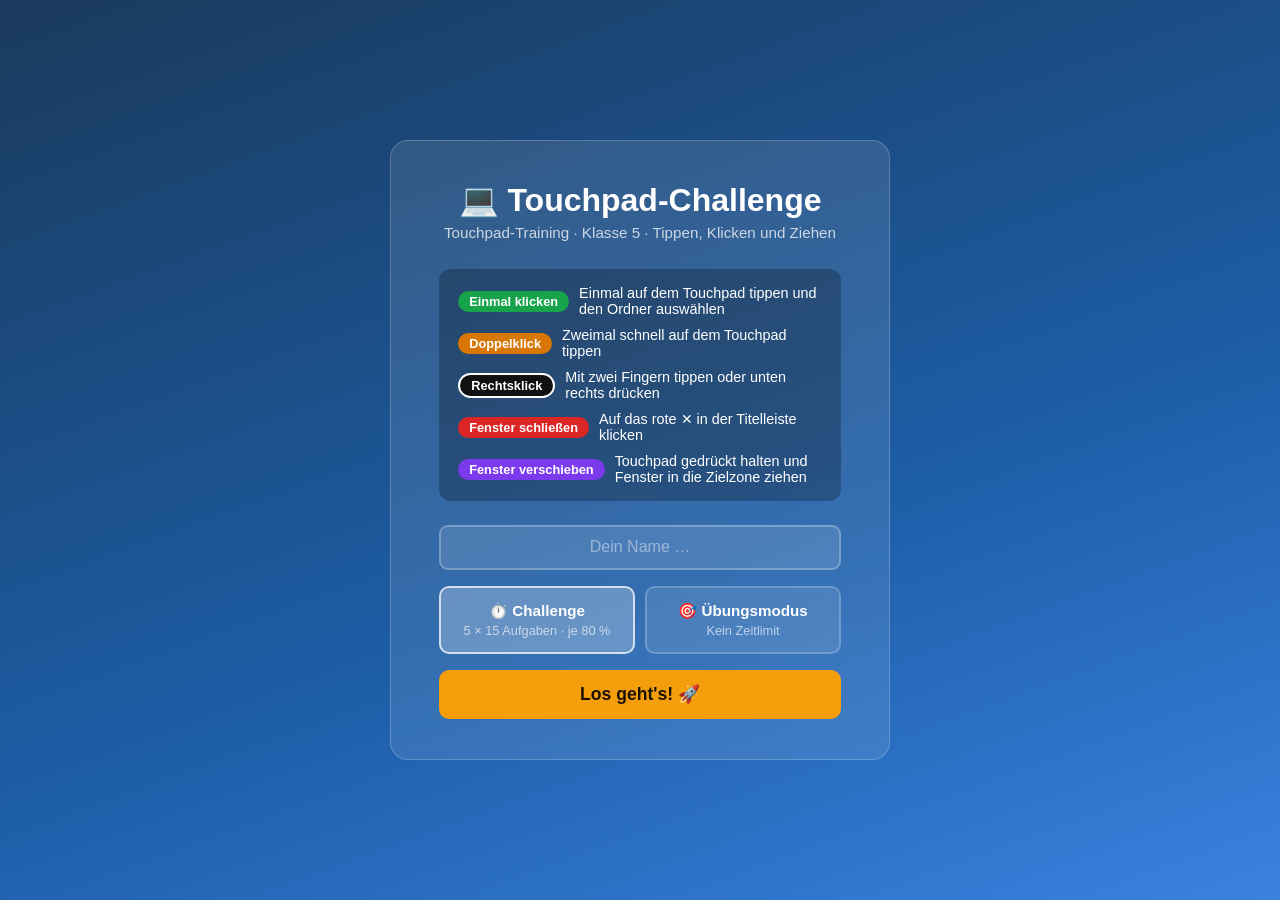
<file: games/touchpad/index.html>
<!DOCTYPE html>
<html lang="de">
<head>
<meta charset="UTF-8">
<meta name="viewport" content="width=device-width, initial-scale=1.0">
<title>ComputerCampus – Touchpad-Training</title>
<style>
*, *::before, *::after { box-sizing: border-box; margin: 0; padding: 0; }

body {
  font-family: -apple-system, BlinkMacSystemFont, 'Segoe UI', sans-serif;
  overflow: hidden;
  user-select: none;
  height: 100vh;
  width: 100vw;
}

/* ---- Screens ---- */
.screen {
  position: fixed; inset: 0;
  display: flex; align-items: center; justify-content: center;
}
.screen.hidden { display: none; }

/* ---- Start Screen ---- */
#screen-start {
  background: linear-gradient(160deg, #1a3a5c 0%, #1d5ea8 60%, #3b82e0 100%);
  flex-direction: column;
  color: white;
}

.start-card {
  background: rgba(255,255,255,0.1);
  border: 1px solid rgba(255,255,255,0.2);
  border-radius: 18px;
  padding: 2.5rem 3rem;
  text-align: center;
  max-width: 500px;
  width: 92%;
}

.start-card h1 { font-size: 2rem; font-weight: 800; margin-bottom: .3rem; }
.start-card .sub { font-size: .95rem; opacity: .75; margin-bottom: 1.75rem; }

.instructions {
  background: rgba(0,0,0,0.25);
  border-radius: 12px;
  padding: 1rem 1.2rem;
  margin-bottom: 1.5rem;
  text-align: left;
  display: flex;
  flex-direction: column;
  gap: 10px;
}

.task-row { display: flex; align-items: center; gap: 10px; font-size: .9rem; }

.badge {
  padding: 3px 11px;
  border-radius: 20px;
  font-size: .8rem;
  font-weight: 700;
  white-space: nowrap;
  flex-shrink: 0;
}
.b-green  { background: #16a34a; }
.b-blue   { background: #d97706; }
.b-red    { background: #dc2626; }
.b-purple { background: #7c3aed; }

input[type="text"] {
  width: 100%;
  padding: .7rem 1rem;
  border-radius: 9px;
  border: 2px solid rgba(255,255,255,0.25);
  background: rgba(255,255,255,0.12);
  color: white;
  font-size: 1rem;
  outline: none;
  margin-bottom: 1rem;
  text-align: center;
}
input[type="text"]::placeholder { color: rgba(255,255,255,0.45); }
input[type="text"]:focus { border-color: rgba(255,255,255,0.6); background: rgba(255,255,255,0.18); }

.btn-primary {
  background: #f59e0b;
  color: #1a1200;
  border: none;
  padding: .85rem 2rem;
  font-size: 1.1rem;
  font-weight: 800;
  border-radius: 10px;
  cursor: pointer;
  width: 100%;
  transition: background .12s, transform .08s;
}
.btn-primary:hover  { background: #fbbf24; }
.btn-primary:active { transform: scale(.97); }

.mode-buttons { display: flex; gap: 10px; margin-top: 0; }
.btn-mode {
  flex: 1;
  padding: .8rem 1rem;
  border-radius: 10px;
  font-size: .95rem;
  font-weight: 700;
  border: 2px solid rgba(255,255,255,0.2);
  background: rgba(255,255,255,0.1);
  color: white;
  cursor: pointer;
  line-height: 1.4;
  transition: background .12s, border-color .12s, transform .08s;
}
.btn-mode:hover  { background: rgba(255,255,255,0.22); border-color: rgba(255,255,255,0.5); }
.btn-mode:active { transform: scale(.97); }
.btn-mode small  { display: block; font-weight: 400; opacity: .65; font-size: .8rem; }
.btn-mode.active { background: rgba(255,255,255,0.25); border-color: rgba(255,255,255,0.7); }
.mode-buttons    { margin-bottom: 1rem; }

#stop-btn {
  margin-left: auto;
  background: rgba(255,255,255,0.15);
  border: 1px solid rgba(255,255,255,0.3);
  color: white;
  font-size: .82rem;
  font-weight: 700;
  padding: 4px 14px;
  border-radius: 20px;
  cursor: pointer;
  transition: background .12s;
}
#stop-btn:hover { background: rgba(255,255,255,0.28); }

/* ---- Game Screen ---- */
#screen-game {
  background: linear-gradient(180deg, #1565c0 0%, #1976d2 45%, #42a5f5 100%);
  flex-direction: column;
  align-items: stretch;
  justify-content: flex-start;
}

/* HUD bar */
#hud {
  background: rgba(0,0,0,0.4);
  padding: .55rem 1.2rem;
  display: flex;
  align-items: center;
  gap: 14px;
  color: white;
  font-size: .9rem;
  flex-shrink: 0;
  z-index: 10;
}
.hud-name { font-weight: 700; opacity: .9; max-width: 160px; overflow: hidden; text-overflow: ellipsis; white-space: nowrap; }
.hud-score-wrap { background: rgba(255,255,255,0.15); padding: 3px 13px; border-radius: 20px; }
.hud-score-wrap span { font-weight: 800; font-size: 1rem; }
#hud-timer {
  margin-left: auto;
  font-size: 1.5rem;
  font-weight: 800;
  min-width: 44px;
  text-align: right;
  transition: color .3s;
}
#hud-timer.urgent { color: #ff5252; }

/* Task instruction bar */
#task-bar {
  text-align: center;
  padding: .45rem .5rem;
  font-size: 1.35rem;
  font-weight: 800;
  color: white;
  text-shadow: 0 2px 8px rgba(0,0,0,0.35);
  flex-shrink: 0;
  min-height: 46px;
  transition: color .2s;
}

/* Desktop play area */
#desktop {
  flex: 1;
  position: relative;
  overflow: hidden;
  cursor: default;
}

/* ---- Targets ---- */
.target {
  position: absolute;
  cursor: pointer;
  animation: popIn .15s cubic-bezier(.34,1.56,.64,1);
}
.target.dying { animation: popOut .12s ease-in forwards; pointer-events: none; }

@keyframes popIn {
  from { transform: scale(0.3); opacity: 0; }
  to   { transform: scale(1);   opacity: 1; }
}
@keyframes popOut {
  to { transform: scale(0.3); opacity: 0; }
}

/* Folder */
.folder-wrap {
  display: flex;
  flex-direction: column;
  align-items: center;
  gap: 5px;
  padding: 10px 12px 8px;
  border-radius: 10px;
  border: 3px solid transparent;
  transition: border-color .15s;
}
.folder-icon {
  width: 68px;
  height: 56px;
  position: relative;
  filter: drop-shadow(0 3px 6px rgba(0,0,0,0.35));
}
.folder-icon::before {
  content: '';
  position: absolute;
  top: 10px; left: 0;
  width: 100%; height: calc(100% - 10px);
  background: linear-gradient(160deg, #ffca28, #f9a825);
  border-radius: 3px 6px 6px 6px;
}
.folder-icon::after {
  content: '';
  position: absolute;
  top: 0; left: 0;
  width: 42%; height: 14px;
  background: #f9a825;
  border-radius: 5px 5px 0 0;
}
.folder-label {
  font-size: 12px;
  color: white;
  text-shadow: 0 1px 3px rgba(0,0,0,0.8);
  font-weight: 700;
  max-width: 90px;
  text-align: center;
  white-space: nowrap;
  overflow: hidden;
  text-overflow: ellipsis;
}

/* Timer progress bar under folder */
.target-timer {
  position: absolute;
  bottom: 2px; left: 10px; right: 10px;
  height: 3px;
  border-radius: 2px;
  transform-origin: left;
}

/* Window target */
.window-wrap {
  width: 210px;
  border-radius: 7px;
  overflow: hidden;
  box-shadow: 0 6px 24px rgba(0,0,0,0.5);
}
.win-titlebar {
  background: #1565c0;
  display: flex;
  align-items: center;
  padding: 5px 7px;
  gap: 6px;
  position: relative;
}
.win-title-text {
  color: white;
  font-size: 12px;
  font-weight: 700;
  flex: 1;
  overflow: hidden;
  text-overflow: ellipsis;
  white-space: nowrap;
}
.win-close {
  width: 22px; height: 22px;
  background: #e53935;
  border: none;
  border-radius: 4px;
  color: white;
  font-size: 13px;
  font-weight: 800;
  cursor: pointer;
  display: flex; align-items: center; justify-content: center;
  flex-shrink: 0;
  transition: background .1s, transform .08s;
  line-height: 1;
}
.win-close:hover  { background: #c62828; }
.win-close:active { transform: scale(.9); }
.win-body {
  background: #f5f5f5;
  height: 55px;
  padding: 8px 10px;
  font-size: 11px;
  color: #757575;
  display: flex;
  align-items: center;
}

/* ---- Countdown overlay ---- */
#countdown {
  position: fixed; inset: 0;
  background: rgba(0,0,0,0.55);
  display: flex; align-items: center; justify-content: center;
  z-index: 200;
  color: white;
  font-size: 9rem;
  font-weight: 900;
  text-shadow: 0 4px 30px rgba(0,0,0,0.5);
  animation: countPulse .5s ease-out;
}
#countdown.hidden { display: none; }
@keyframes countPulse {
  from { transform: scale(1.4); opacity: 0; }
  to   { transform: scale(1);   opacity: 1; }
}

/* ---- Score popup ---- */
.score-popup {
  position: fixed;
  font-size: 1.5rem;
  font-weight: 900;
  pointer-events: none;
  z-index: 300;
  animation: floatUp .75s ease-out forwards;
  text-shadow: 0 2px 6px rgba(0,0,0,0.5);
}
@keyframes floatUp {
  0%   { transform: translateY(0)   scale(1);   opacity: 1; }
  100% { transform: translateY(-65px) scale(1.15); opacity: 0; }
}

/* ---- Miss flash ---- */
.miss-flash {
  position: fixed; inset: 0;
  background: rgba(229,57,53,0.2);
  pointer-events: none;
  z-index: 150;
  animation: flashFade .35s ease-out forwards;
}
@keyframes flashFade {
  to { opacity: 0; }
}

/* ---- Combo badge ---- */
#combo-badge {
  position: fixed;
  top: 80px; right: 16px;
  background: #f59e0b;
  color: #1a1200;
  font-size: .85rem;
  font-weight: 800;
  padding: 4px 12px;
  border-radius: 20px;
  z-index: 100;
  opacity: 0;
  transition: opacity .2s;
  pointer-events: none;
}
#combo-badge.visible { opacity: 1; }

/* ---- End Screen ---- */
#screen-end {
  background: linear-gradient(160deg, #0d2b4e 0%, #1a4d9e 100%);
  flex-direction: column;
  color: white;
}

.end-card {
  background: rgba(255,255,255,0.1);
  border: 1px solid rgba(255,255,255,0.2);
  border-radius: 18px;
  padding: 2rem 2.5rem;
  text-align: center;
  max-width: 520px;
  width: 92%;
}
.end-card h2 { font-size: 1.5rem; font-weight: 700; margin-bottom: .5rem; }

.final-score-wrap { margin: .6rem 0 .3rem; }
.final-score { font-size: 4.5rem; font-weight: 900; color: #fbbf24; line-height: 1; }
.score-sub { font-size: .85rem; opacity: .65; margin-bottom: 1.4rem; }

.leaderboard {
  background: rgba(0,0,0,0.25);
  border-radius: 12px;
  padding: 1rem 1.1rem;
  margin-bottom: 1.4rem;
  text-align: left;
}
.lb-head {
  font-size: .78rem;
  opacity: .6;
  text-transform: uppercase;
  letter-spacing: .06em;
  margin-bottom: .75rem;
  font-weight: 700;
}
.lb-entry {
  display: flex;
  align-items: center;
  gap: 10px;
  padding: 5px 0;
  font-size: .95rem;
  border-bottom: 1px solid rgba(255,255,255,0.08);
}
.lb-entry:last-child { border-bottom: none; }
.lb-rank { width: 22px; font-weight: 700; opacity: .5; font-size: .85rem; text-align: center; }
.lb-name { flex: 1; font-weight: 600; }
.lb-pts  { font-weight: 800; color: #fbbf24; }
.lb-me   { color: #fbbf24; }
.lb-me .lb-rank { opacity: 1; }

.end-hint {
  font-size: .85rem;
  opacity: .65;
  margin-bottom: 1.2rem;
  line-height: 1.5;
}

/* ---- Drop zone ---- */
.drop-zone {
  position: absolute;
  border-radius: 10px;
  display: flex;
  align-items: center;
  justify-content: center;
  font-size: 14px;
  font-weight: 800;
  pointer-events: none;
  text-shadow: 0 1px 3px rgba(0,0,0,0.4);
  animation: dzPulse 0.9s ease-in-out infinite alternate;
}
@keyframes dzPulse {
  from { opacity: .55; transform: scale(.97); }
  to   { opacity: 1;   transform: scale(1);   }
}

/* ---- Shrink animation (inserted dynamically) ---- */

/* ComputerCampus: adaptive Bedienungshilfe */
#game-workspace{display:flex;flex:1;min-height:0}
#game-workspace #desktop{min-width:0}
#cc-help{width:230px;flex-shrink:0;background:#f8fafc;color:#17324d;border-left:3px solid #bfdbfe;padding:14px;display:flex;flex-direction:column;gap:12px;overflow:auto;font-family:inherit}
#cc-help h2{font-size:1.05rem;margin:0}
#cc-help p{font-size:.82rem;line-height:1.45;margin:0}
#cc-help button{padding:9px;border:0;border-radius:9px;background:#1d4ed8;color:white;font-weight:700;cursor:pointer}
#cc-help-visual{height:120px;border-radius:12px;background:#e0efff;display:flex;align-items:center;justify-content:center}
.cc-device{width:67px;height:95px;border:3px solid #2563eb;border-radius:32px;position:relative;background:white;overflow:hidden}
.cc-device:before{content:"";position:absolute;left:50%;height:38px;top:0;border-left:2px solid #2563eb}
.cc-device:after{content:"";position:absolute;top:38px;left:0;right:0;border-top:2px solid #2563eb}
.cc-active{position:absolute;left:3px;top:3px;width:27px;height:31px;border-radius:18px;background:#93c5fd;animation:cc-click 1.6s infinite}
.cc-device.double .cc-active{animation-duration:.7s}
.cc-device.drag{animation:cc-drag 2s infinite}
.cc-device.close .cc-active{background:#f87171}
.cc-device.right .cc-active{left:36px;width:25px;background:#a16207;animation:cc-right-click 1.6s infinite}
@keyframes cc-right-click{0%,40%,100%{background:#d6d3d1;transform:translateY(0)}16%{background:#292524;transform:translateY(4px)}}
#cc-help-visual .cc-device.right{border-color:#292524}
#cc-help-visual .cc-device.right:before,#cc-help-visual .cc-device.right:after{border-color:#292524}
.cc-help-action{font-size:12px;color:#292524;text-align:center;font-weight:800}
#cc-help-visual{flex-direction:column;gap:5px}
@keyframes cc-click{0%,45%,100%{background:#93c5fd}18%{background:#1d4ed8}}
@keyframes cc-drag{0%,100%{transform:translateX(-24px)}50%{transform:translateX(25px)}}
#cc-help-count{font-weight:700}
@media(max-width:740px){#cc-help{width:175px;padding:8px}#cc-help-visual{height:90px}.cc-device{transform:scale(.7)}}
#cc-challenge-progress{display:grid;grid-template-columns:repeat(5,minmax(0,1fr));gap:6px;padding:10px;background:#0f172a;color:#fff}
#cc-challenge-progress[hidden]{display:none}
.cc-progress-item{padding:8px 5px;border-radius:8px;background:#334155;text-align:center;font-size:13px;line-height:1.5;border:2px solid transparent}
.cc-progress-item.active{border-color:#fbbf24;background:#1e40af}
.cc-progress-item.passed{background:#166534}
.cc-progress-item.failed{background:#7f1d1d}
.cc-progress-item strong{display:block;font-size:15px}
@media(max-width:800px){#cc-challenge-progress{grid-template-columns:repeat(5,minmax(140px,1fr));overflow-x:auto}.cc-progress-item{font-size:12px}}
#cc-help-visual .cc-device{width:125px;height:85px;border-radius:13px;background:#dbeafe;border:5px solid #64748b}#cc-help-visual .cc-device:before,#cc-help-visual .cc-device:after{display:none}#cc-help-visual .cc-active{left:42px;top:30px;width:32px;height:23px;border-radius:50%}#cc-help-visual .cc-device.right .cc-active{left:48px;width:48px;background:#2563eb}#cc-help-visual .cc-device.drag{animation:cc-drag 2s infinite}</style>
</head>
<body>

<!-- ====== START SCREEN ====== -->
<div class="screen" id="screen-start">
  <div class="start-card">
    <h1>💻 Touchpad-Challenge</h1>
    <p class="sub">Touchpad-Training · Klasse 5 · Tippen, Klicken und Ziehen</p>
    <div class="instructions">
      <div class="task-row">
        <span class="badge b-green">Einmal klicken</span>
        <span>Einmal auf dem Touchpad tippen und den Ordner auswählen</span>
      </div>
      <div class="task-row">
        <span class="badge b-blue">Doppelklick</span>
        <span>Zweimal schnell auf dem Touchpad tippen</span>
      </div>
      <div class="task-row">
        <span class="badge" style="background:#111111;color:#ffffff;border:2px solid #ffffff">Rechtsklick</span>
        <span>Mit zwei Fingern tippen oder unten rechts drücken</span>
      </div>
      <div class="task-row">
        <span class="badge b-red">Fenster schließen</span>
        <span>Auf das rote ✕ in der Titelleiste klicken</span>
      </div>
      <div class="task-row">
        <span class="badge b-purple">Fenster verschieben</span>
        <span>Touchpad gedrückt halten und Fenster in die Zielzone ziehen</span>
      </div>
    </div>
    <input type="text" id="name-input" placeholder="Dein Name …" maxlength="20" autocomplete="off">
    <div class="mode-buttons">
      <button class="btn-mode active" id="mode-challenge" onclick="selectMode('challenge')">⏱️ Challenge<small>5 × 15 Aufgaben · je 80 %</small></button>
      <button class="btn-mode" id="mode-practice" onclick="selectMode('practice')">🎯 Übungsmodus<small>Kein Zeitlimit</small></button>
    </div>
    <button class="btn-primary" onclick="startGame()">Los geht's! 🚀</button>
  </div>
</div>

<!-- ====== RULES SCREEN ====== -->
<div class="screen hidden" id="screen-rules">
 <div class="start-card">
  <h1>🎯 Deine Challenge</h1>
  <p style="font-weight:800;color:#16a34a">ComputerCampus · Touchpad Version 1 · 8 Minuten · 75 Aufgaben</p>
  <p>Du bearbeitest fünf Bereiche mit jeweils <strong>15 Aufgaben</strong>:</p>
  <p>Einfachklick · Doppelklick · Rechtsklick · Fenster schließen · Drag &amp; Drop</p>
  <p><strong>Bestehensregel:</strong> In jedem Bereich mindestens <strong>12 von 15 Aufgaben (80 %)</strong> richtig lösen. Nur dann wird das Tastaturtraining freigeschaltet.</p>
  <p><strong>Zeit:</strong> Insgesamt maximal 8 Minuten. Pro Aufgabe hast du maximal 10 Sekunden. Verpasste Aufgaben zählen als Fehler.</p>
  <p>Deinen Fortschritt siehst du oben im Spielfeld. Die Bedienungshilfe ist in der Challenge ausgeschaltet.</p>
  <button class="btn-primary" onclick="ccStartChallenge()">Verstanden – Countdown starten</button>
  <p><button type="button" onclick="resetToStart()" style="margin-top:12px">Zurück zur Auswahl</button></p>
 </div>
</div>
<!-- ====== GAME SCREEN ====== -->
<div class="screen hidden" id="screen-game">
  <div id="hud">
    <span class="hud-name" id="hud-name">Spieler</span>
    <div class="hud-score-wrap">Punkte: <span id="hud-score">0</span></div>
    <span id="hud-timer">60</span>
    <button id="stop-btn" class="hidden" onclick="endGame()">■ Beenden</button>
  </div>
  <div id="task-bar"></div><div id="cc-challenge-progress" hidden aria-live="polite"></div>
  <div id="game-workspace"><div id="desktop"></div>
<aside id="cc-help" aria-label="Bedienungshilfe">
<h2>💡 Bedienungshilfe</h2>
<p id="cc-help-task">Die Hilfe passt sich an die Aufgabe an.</p>
<div id="cc-help-visual" aria-hidden="true"><div class="cc-device"><div class="cc-active"></div></div><span id="cc-help-action" class="cc-help-action"></span></div>
<p id="cc-help-count">Erfolge: 0 von 5</p>
<button type="button" id="cc-help-toggle" onclick="ccToggleHelp()">Hilfe ausblenden</button>

</aside></div>
</div>

<!-- Combo badge -->
<div id="combo-badge">🔥 Combo!</div>

<!-- Countdown overlay -->
<div id="countdown" class="hidden"></div>

<!-- ====== END SCREEN ====== -->
<div class="screen hidden" id="screen-end">
  <div class="end-card">
    <h2 id="end-heading">Zeit abgelaufen! ⏱️</h2>
    <div class="final-score-wrap">
      <div class="final-score" id="end-score">0</div>
    </div>
    <div class="score-sub">Punkte · <span id="end-name"></span></div>
    <div class="leaderboard" id="lb-section">
      <div class="lb-head">🏆 Bestenliste (dieser PC)</div>
      <div id="lb-list"></div>
    </div>
    <p class="end-hint" id="end-hint">Vergleiche deinen Score mit deinen Mitschülern!</p>
    <button class="btn-primary" onclick="resetToStart()">Nochmal spielen</button>
    <p style="margin-top:12px"><a href="../" style="color:#2563eb;font-weight:700">Zur Stationsübersicht →</a></p>
  </div>
</div>

<script>
// ===== CONFIG =====
const GAME_DURATION = 480; // Maximal 8 Minuten für 5 × 15 Aufgaben
const LB_KEY = 'desktop_challenge_v1';

const FOLDER_NAMES = [
  'Hausaufgaben', 'Bilder', 'Musik', 'Downloads',
  'Dokumente', 'Informatik', 'Klasse 5a', 'Projekte',
  'Videos', 'Fotos', 'Spiele', 'Schule'
];

const WINDOW_TITLES = [
  'Datei-Explorer', 'Notepad', 'Bilder', 'Dokumente',
  'Downloads', 'Rechner', 'Paint', 'Einstellungen'
];

// ===== STATE =====
let practiceMode = false;
let ccChallengeHits = 0;
let ccChallengeAttempts = 0;
const CC_CHALLENGE_TYPES = ['single','double','right','close','drag'];
let CC_CHALLENGE_TASKS = [];
function ccCreateBalancedTasks() {
  // 15 zufällige Runden mit jeweils allen fünf unterschiedlichen Bedienhandlungen.
  // Dadurch wechselt der Aufgabentyp garantiert nach jedem Versuch.
  const tasks = [];
  let previous = null;
  for (let round = 0; round < 15; round++) {
    const group = [...CC_CHALLENGE_TYPES];
    for (let i = group.length - 1; i > 0; i--) {
      const j = Math.floor(Math.random() * (i + 1));
      [group[i], group[j]] = [group[j], group[i]];
    }
    if (group[0] === previous) {
      const j = 1 + Math.floor(Math.random() * (group.length - 1));
      [group[0], group[j]] = [group[j], group[0]];
    }
    tasks.push(...group);
    previous = group[group.length - 1];
  }
  return tasks;
}
let ccHitsByType = Object.fromEntries(CC_CHALLENGE_TYPES.map(task => [task,0]));
const CC_PROGRESS_KEY = 'computercampus-progress-v1';
let score       = 0;
let timeLeft    = GAME_DURATION;
let gameActive  = false;
let playerName  = '';
let timerIntvl  = null;
let activeTargets = [];
let targetTmout   = null;
let combo       = 0;
let comboTmout  = null;
let currentTask = null;
let dropZoneEl  = null;
let isDragging  = false;
let dragEl      = null;
let dragOffsetX = 0;
let dragOffsetY = 0;

// ===== HELPERS =====
function rand(arr)    { return arr[Math.floor(Math.random() * arr.length)]; }
function clamp(v,a,b) { return Math.max(a, Math.min(b, v)); }

function showScreen(id) {
  document.querySelectorAll('.screen').forEach(s => s.classList.add('hidden'));
  document.getElementById(id).classList.remove('hidden');
}

// ===== GAME FLOW =====
const ccSuccess = {single:0,double:0,right:0,close:0,drag:0};
let ccHelpManual = null;
let ccShownTask = 'single';
let ccFirstTaskPending = true;
const ccInstructions = {
 single:'Einmal mit einem Finger auf das Touchpad tippen.',
 double:'Zweimal schnell mit einem Finger auf das Touchpad tippen.',
 right:'Mit zwei Fingern auf das Touchpad tippen oder unten rechts drücken. Dadurch öffnet sich ein Kontextmenü.',
 close:'Den Zeiger zum X oben rechts bewegen und auf dem Touchpad tippen.',
 drag:'Touchpad gedrückt halten und den Finger bewegen. Alternativ mit einem Finger unten drücken und mit dem anderen ziehen. Zum Ablegen loslassen.',
 mixed:'Achte auf die Farbe der Ziele: Grün = Klick, Orange = Doppelklick, Schwarz = Rechtsklick, Rot = Schließen.'
};
function ccTaskFor(el){
 return el.dataset.ccTask || (el.classList.contains('drag-win')?'drag':currentTask);
}
function ccHelpVisible(task){
 return practiceMode && (ccHelpManual === true || (ccHelpManual === null && (ccSuccess[task]||0)<5));
}
function ccRenderHelp(task){
 ccShownTask = task;
 const shown = ccHelpVisible(task);
 const visual = document.getElementById('cc-help-visual');
 visual.style.display = shown ? 'flex':'none';
 visual.querySelector('.cc-device').className = 'cc-device '+task;
 document.getElementById('cc-help-action').textContent = task === 'right' ? 'MIT ZWEI FINGERN TIPPEN' : '';
 document.getElementById('cc-help-task').textContent = ccInstructions[task];
 document.getElementById('cc-help-count').textContent = 'Erfolge: '+(ccSuccess[task]||0)+' von 5';
 document.getElementById('cc-help-toggle').textContent = shown?'Hilfe ausblenden':'Hilfe anzeigen';
}
function ccToggleHelp(){
 const wasVisible=ccHelpVisible(ccShownTask);
 ccHelpManual = !wasVisible;
 ccRenderHelp(ccShownTask);
}
function selectMode(mode) {
  practiceMode = (mode === 'practice');
  document.getElementById('mode-challenge').classList.toggle('active', !practiceMode);
  document.getElementById('mode-practice').classList.toggle('active',  practiceMode);
}

function startGame() {
  playerName = document.getElementById('name-input').value.trim() || 'Anonym';
  score = 0; timeLeft = GAME_DURATION; combo = 0; gameActive = false;
  ccChallengeHits = 0; ccChallengeAttempts = 0;
  ccHitsByType = Object.fromEntries(CC_CHALLENGE_TYPES.map(task => [task,0]));
  CC_CHALLENGE_TASKS = ccCreateBalancedTasks();
  ccHelpManual = null;
  ccFirstTaskPending = true;
  document.getElementById('cc-help').style.display = practiceMode ? 'flex' : 'none';
  ccRenderHelp('single');
  document.getElementById('hud-name').textContent = playerName;
  document.getElementById('hud-timer').classList.remove('urgent');
  document.getElementById('stop-btn').classList.toggle('hidden', !practiceMode);
  if (practiceMode) ccStartChallenge(); else showScreen('screen-rules');
}

function ccStartChallenge(){
  showScreen('screen-game');
  updateHUD();
  runCountdown(3);
}
function runCountdown(n) {
  const el = document.getElementById('countdown');
  el.classList.remove('hidden');

  // Force reflow so animation replays each tick
  el.style.animation = 'none';
  void el.offsetWidth;
  el.style.animation = 'countPulse .5s ease-out';

  el.textContent = n > 0 ? n : 'Los!';

  if (n > 0) {
    setTimeout(() => runCountdown(n - 1), 850);
  } else {
    setTimeout(() => {
      el.classList.add('hidden');
      beginGame();
    }, 650);
  }
}

function beginGame() {
  gameActive = true;
  if (!practiceMode) timerIntvl = setInterval(tickTimer, 1000);
  spawnNext();
}

function tickTimer() {
  timeLeft = Math.max(0, timeLeft - 1);
  updateHUD();
  if (timeLeft <= 10) document.getElementById('hud-timer').classList.add('urgent');
  if (timeLeft === 0) endGame();
}

function updateHUD() {
  document.getElementById('hud-score').textContent = score;
  document.getElementById('hud-timer').textContent = practiceMode ? '∞' : Math.floor(timeLeft/60) + ':' + String(timeLeft%60).padStart(2,'0');
  const progress = document.getElementById('cc-challenge-progress');
  progress.hidden = practiceMode;
  if (practiceMode) return;
  const labels = {single:'Einfachklick',double:'Doppelklick',right:'Rechtsklick',close:'Fenster schließen',drag:'Drag & Drop'};
  progress.replaceChildren();
  CC_CHALLENGE_TYPES.forEach((task,index) => {
    const completed = CC_CHALLENGE_TASKS.slice(0,ccChallengeAttempts).filter(t => t === task).length;
    const hits = ccHitsByType[task];
    const card = document.createElement('div');
    const isActive = ccChallengeAttempts < CC_CHALLENGE_TASKS.length && CC_CHALLENGE_TASKS[ccChallengeAttempts] === task;
    card.className = 'cc-progress-item' + (isActive ? ' active' : '') + (completed === 15 ? (hits >= 12 ? ' passed' : ' failed') : '');
    const name = document.createElement('span');
    name.textContent = labels[task];
    const result = document.createElement('strong');
    result.textContent = hits + ' von 15 erfolgreich';
    const attempts = document.createElement('small');
    attempts.textContent = completed + '/15 versucht' + (completed === 15 ? (hits >= 12 ? ' · ✓' : ' · ✗') : '');
    card.append(name,result,attempts);
    progress.appendChild(card);
  });
}

// ===== TASK LOGIC =====
function pickTask() {
  const r = Math.random();
  if (r < 0.20) return 'single';
  if (r < 0.40) return 'double';
  if (r < 0.60) return 'right';
  if (r < 0.80) return 'close';
  return 'drag';
}

function pickNonDragTask() {
  const r = Math.random();
  if (r < 0.25) return 'single';
  if (r < 0.50) return 'double';
  if (r < 0.75) return 'right';
  return 'close';
}

function targetDuration(task) {
  return task === 'drag' ? 5000 : 3750;
}

const TASK_LABELS = {
  single: '👆 Einmal klicken!',
  double: '✌️ Doppelklick!',
  right:  '✌️ Zwei-Finger-Klick auf den Ordner!',
  close:  '✕ Fenster schließen!',
  drag:   '💻 Mit dem Touchpad Fenster verschieben!',
  mixed:  '👀 Achte auf die Farbe!',
};
const TASK_COLORS = {
  single: '#4caf50',
  double: '#f59e0b',
  right:  '#111111',
  close:  '#ef5350',
  drag:   '#7c3aed',
  mixed:  '#ffffff',
};

function setTaskBar(task) {
  const bar = document.getElementById('task-bar');
  bar.textContent = TASK_LABELS[task];
  bar.style.color = task === 'right' ? '#ffffff' : TASK_COLORS[task];
  bar.style.background = task === 'right' ? '#111111' : '';
  bar.style.textShadow = task === 'right' ? 'none' : `0 2px 10px ${TASK_COLORS[task]}99`;
}

// ===== SPAWN / REMOVE =====
function clearTarget() {
  clearTimeout(targetTmout);
  targetTmout = null;
  activeTargets.forEach(el => el.remove());
  activeTargets = [];
  if (dropZoneEl) { dropZoneEl.remove(); dropZoneEl = null; }
  isDragging = false;
  dragEl = null;
}

function pickWaveSize() {
  const r = Math.random();
  if (r < 0.60) return 1;
  if (r < 0.90) return 2;
  return 3;
}

function spreadPositions(count, dw, dh, elW, elH) {
  const pad = 60;
  const minDist = Math.max(elW, elH) + 20;
  const positions = [];
  let attempts = 0;
  while (positions.length < count && attempts < 150) {
    attempts++;
    const x = pad + Math.random() * (dw - elW - pad * 2);
    const y = pad + Math.random() * (dh - elH - pad * 2);
    if (!positions.some(p => Math.hypot(p.x - x, p.y - y) < minDist))
      positions.push({ x, y });
  }
  // Fallback: spread evenly across width if random placement failed
  while (positions.length < count) {
    const i = positions.length;
    positions.push({
      x: pad + (i / count) * (dw - elW - pad * 2),
      y: pad + Math.random() * (dh - elH - pad * 2),
    });
  }
  return positions;
}

function spawnNext() {
  if (!gameActive) return;
  clearTarget();

  const desktop = document.getElementById('desktop');
  const dw = desktop.clientWidth;
  const dh = desktop.clientHeight;
  const elW = 215, elH = 95;

  if (!practiceMode && ccChallengeAttempts >= CC_CHALLENGE_TASKS.length) { endGame(); return; }
  const waveSize = practiceMode ? (ccFirstTaskPending ? 1 : pickWaveSize()) : 1;

  // Drag only allowed as single target
  if (waveSize === 1) {
    currentTask = practiceMode ? (ccFirstTaskPending ? 'right' : pickTask()) : CC_CHALLENGE_TASKS[ccChallengeAttempts];
    ccFirstTaskPending = false;
  } else {
    currentTask = 'mixed';
  }
  setTaskBar(currentTask);
  ccRenderHelp(currentTask);

  const dur = practiceMode ? targetDuration(currentTask) : 10000;

  if (currentTask === 'drag') {
    const [pos] = spreadPositions(1, dw, dh, elW, elH);
    const winEl = buildDragWindowTarget(dur);
    winEl.style.left = pos.x + 'px';
    winEl.style.top  = pos.y + 'px';
    desktop.appendChild(winEl);
    activeTargets.push(winEl);

    let dzPos, att = 0;
    do {
      dzPos = {
        x: 60 + Math.random() * (dw - elW - 120),
        y: 60 + Math.random() * (dh - elH - 60),
      };
      att++;
    } while (Math.hypot(dzPos.x - pos.x, dzPos.y - pos.y) < 210 && att < 80);
    dropZoneEl = buildDropZone(elW, elH, dur);
    dropZoneEl.style.left = dzPos.x + 'px';
    dropZoneEl.style.top  = dzPos.y + 'px';
    desktop.appendChild(dropZoneEl);
  } else {
    // Each target picks its own task (all non-drag for multi-waves)
    const tasks = Array.from({ length: waveSize }, () =>
      currentTask === 'mixed' ? pickNonDragTask() : currentTask
    );
    const positions = spreadPositions(waveSize, dw, dh, elW, elH);
    tasks.forEach((task, i) => {
      const el = task === 'close'
        ? buildWindowTarget(dur)
        : buildFolderTarget(task, dur);
      el.style.left = positions[i].x + 'px';
      el.style.top  = positions[i].y + 'px';
      desktop.appendChild(el);
      activeTargets.push(el);
    });
  }

  if (!practiceMode) {
    targetTmout = setTimeout(() => {
      if (!gameActive) return;
      const remaining = [...activeTargets];
      activeTargets = [];
      if (dropZoneEl) { dropZoneEl.remove(); dropZoneEl = null; }
      isDragging = false; dragEl = null;
      remaining.forEach(el => { el.classList.add('dying'); setTimeout(() => el.remove(), 130); });
      if (remaining.length > 0) {
        combo = 0; score = Math.max(0, score - remaining.length * 5);
        hideComboBadge(); updateHUD(); flashMiss();
      }
      ccChallengeAttempts++;
      updateHUD();
      if (ccChallengeAttempts >= CC_CHALLENGE_TASKS.length) endGame();
      else setTimeout(spawnNext, 150);
    }, dur);
  }
}

// ===== TARGETS =====
function buildFolderTarget(task, dur) {
  const name  = rand(FOLDER_NAMES);
  const color = TASK_COLORS[task];

  const el = document.createElement('div');
  el.className = 'target';
  el.dataset.ccTask = task;
  el.innerHTML = `
    <div class="folder-wrap" style="border-color:${color}; background:${task === 'right' ? '#111111' : 'rgba(0,0,0,0.18)'};">
      <div class="folder-icon"></div>
      <div class="folder-label">${name}</div>
    </div>
    ${practiceMode ? '' : `<div class="target-timer" style="background:${color};
         animation:shrinkBar ${dur}ms linear forwards;"></div>`}
  `;

  if (task === 'single') {
    el.addEventListener('click', (e) => { e.stopPropagation(); onHit(el); });
  } else if (task === 'right') {
    el.addEventListener('contextmenu', (e) => {
      e.preventDefault();
      e.stopPropagation();
      // Zeige ein einfaches Kontextmenü, statt den Browserdialog.
      const menu = document.createElement('div');
      menu.textContent = '📂 Öffnen   ·   ✏️ Umbenennen   ·   ℹ️ Eigenschaften';
      menu.style.cssText = 'position:absolute;left:8px;top:78px;min-width:205px;padding:10px;background:white;color:#1e293b;border:2px solid #111111;border-radius:8px;box-shadow:0 5px 15px #0005;z-index:30;font-size:12px;';
      el.appendChild(menu);
      setTimeout(() => onHit(el), 550);
    });
    el.addEventListener('click', (e) => e.stopPropagation());
  } else {
    el.addEventListener('dblclick', (e) => { e.stopPropagation(); onHit(el); });
    el.addEventListener('click',    (e) => {
      e.stopPropagation();
      // Visual hint: brief yellow border flash on single click of double-click target
      const wrap = el.querySelector('.folder-wrap');
      wrap.style.borderColor = '#f59e0b';
      setTimeout(() => { if (el.isConnected) wrap.style.borderColor = color; }, 300);
    });
  }
  return el;
}

function buildWindowTarget(dur) {
  const title = rand(WINDOW_TITLES);

  const el = document.createElement('div');
  el.className = 'target';
  el.dataset.ccTask = 'close';
  el.innerHTML = `
    <div class="window-wrap">
      <div class="win-titlebar">
        <span class="win-title-text">${title}</span>
        <button class="win-close">✕</button>
        ${practiceMode ? '' : `<div class="target-timer" style="background:#ef5350;
             animation:shrinkBar ${dur}ms linear forwards;
             position:absolute; bottom:0; left:0; right:0; height:3px; border-radius:0;"></div>`}
      </div>
      <div class="win-body">Dieses Fenster ist geöffnet. Schließe es!</div>
    </div>
  `;

  el.querySelector('.win-close').addEventListener('click', (e) => {
    e.stopPropagation();
    onHit(el);
  });
  return el;
}

function buildDragWindowTarget(dur) {
  const title = rand(WINDOW_TITLES);
  const color = TASK_COLORS['drag'];
  const el = document.createElement('div');
  el.className = 'target drag-win';
  el.dataset.ccTask = 'drag';
  el.innerHTML = `
    <div class="window-wrap" style="cursor:default;">
      <div class="win-titlebar" style="background:${color}; cursor:grab;">
        <span class="win-title-text">${title}</span>
        <span style="font-size:11px;color:rgba(255,255,255,0.7);flex-shrink:0;">← ziehen</span>
        ${practiceMode ? '' : `<div class="target-timer" style="background:rgba(255,255,255,0.5);
             animation:shrinkBar ${dur}ms linear forwards;
             position:absolute; bottom:0; left:0; right:0; height:3px; border-radius:0;"></div>`}
      </div>
      <div class="win-body">Titelleiste halten und in die Zielzone ziehen!</div>
    </div>
  `;
  const titlebar = el.querySelector('.win-titlebar');
  titlebar.addEventListener('mousedown', (e) => {
    if (!gameActive) return;
    e.preventDefault();
    isDragging   = true;
    dragEl       = el;
    const r      = el.getBoundingClientRect();
    dragOffsetX  = e.clientX - r.left;
    dragOffsetY  = e.clientY - r.top;
    titlebar.style.cursor = 'grabbing';
    el.style.zIndex = '50';
  });
  return el;
}

function buildDropZone(w, h, dur) {
  const color = TASK_COLORS['drag'];
  const el = document.createElement('div');
  el.className = 'drop-zone';
  el.style.cssText = `width:${w}px; height:${h}px;
    border: 3px dashed ${color}; background:${color}22; color:${color};`;
  el.innerHTML = `<span>📂 Hier ablegen!</span>`;
  return el;
}

// ===== HIT =====
function onHit(el) {
  if (!gameActive || !activeTargets.includes(el)) return;

  combo++;
  const task = ccTaskFor(el);
  if (!practiceMode) { ccChallengeHits++; ccChallengeAttempts++; ccHitsByType[task]++; }
  const pts = combo >= 3 ? 15 : 10;
  if (practiceMode && ccSuccess[task] !== undefined) ccSuccess[task] = Math.min(5,ccSuccess[task]+1);
  ccRenderHelp(task);
  score += pts;
  updateHUD();
  if (combo >= 3) showComboBadge();
  showScorePopup(el, '+' + pts, combo >= 3 ? '#fbbf24' : '#4caf50');

  activeTargets = activeTargets.filter(t => t !== el);
  el.classList.add('dying');
  setTimeout(() => el.remove(), 130);

  if (activeTargets.length === 0) {
    clearTimeout(targetTmout);
    targetTmout = null;
    if (!practiceMode && ccChallengeAttempts >= 100) endGame();
    else setTimeout(spawnNext, 80);
  }
}

// ===== COMBO BADGE =====
function showComboBadge() {
  clearTimeout(comboTmout);
  const badge = document.getElementById('combo-badge');
  badge.textContent = combo >= 5 ? '🔥🔥 Super-Combo! ×' + combo
                    : combo >= 3 ? '🔥 Combo! ×' + combo
                    : '';
  badge.classList.add('visible');
  comboTmout = setTimeout(hideComboBadge, 1200);
}
function hideComboBadge() {
  document.getElementById('combo-badge').classList.remove('visible');
}

// ===== SCORE POPUP =====
function showScorePopup(el, text, color) {
  const rect = el.getBoundingClientRect();
  const pop  = document.createElement('div');
  pop.className   = 'score-popup';
  pop.textContent = text;
  pop.style.color = color;
  pop.style.left  = (rect.left + rect.width  / 2 - 24) + 'px';
  pop.style.top   = (rect.top  + rect.height / 2 - 10) + 'px';
  document.body.appendChild(pop);
  setTimeout(() => pop.remove(), 750);
}

// ===== MISS FLASH =====
function flashMiss() {
  const f = document.createElement('div');
  f.className = 'miss-flash';
  document.body.appendChild(f);
  setTimeout(() => f.remove(), 380);
}

// ===== END GAME =====
function endGame() {
  gameActive = false;
  clearInterval(timerIntvl);
  clearTarget();
  hideComboBadge();

  const lbSection = document.getElementById('lb-section');
  const endHint   = document.getElementById('end-hint');
  const heading   = document.getElementById('end-heading');

  if (practiceMode) {
    heading.textContent  = 'Üben beendet! 🎯';
    lbSection.classList.add('hidden');
    endHint.textContent  = 'Gut geübt! Im Challenge-Modus kannst du dich mit anderen messen.';
  } else {
    const passed = CC_CHALLENGE_TYPES.every(task => ccHitsByType[task] >= 12);
    heading.textContent = passed ? 'Challenge bestanden! 🎉' : 'Weiter üben! 💪';
    lbSection.classList.add('hidden');
    endHint.textContent = CC_CHALLENGE_TYPES.map(task =>
      TASK_LABELS[task].replace(/[!]/g,'') + ': ' + ccHitsByType[task] + '/15'
    ).join(' | ') + '. ' + (passed ?
      'Alle fünf Touchpad-Bereiche bestanden! Ob die Tastatur freigeschaltet ist, hängt von deiner Geräteauswahl ab.' :
      'Du brauchst in JEDEM Bereich mindestens 12 von 15 Erfolgen.');
    if (passed) {
      try {
        const progress = JSON.parse(localStorage.getItem(CC_PROGRESS_KEY) || '{}');
        progress.touchpad = true;
        localStorage.setItem(CC_PROGRESS_KEY, JSON.stringify(progress));
      } catch (_) {}
    }
  }

  setTimeout(() => {
    document.getElementById('end-score').textContent = score;
    document.getElementById('end-name').textContent  = playerName;
    showScreen('screen-end');
  }, 400);
}

// ===== LEADERBOARD =====
function saveScore(name, pts) {
  const list = loadScores();
  list.push({ name, pts });
  list.sort((a, b) => b.pts - a.pts);
  try { localStorage.setItem(LB_KEY, JSON.stringify(list.slice(0, 10))); } catch {}
}

function loadScores() {
  try { return JSON.parse(localStorage.getItem(LB_KEY)) || []; } catch { return []; }
}

function renderLeaderboard() {
  const scores = loadScores();
  const el = document.getElementById('lb-list');
  if (!scores.length) {
    el.innerHTML = '<div style="opacity:.55;font-size:.9rem">Noch keine Einträge.</div>';
    return;
  }
  // Highlight the entry that matches current player+score (first match)
  let highlighted = false;
  el.innerHTML = scores.slice(0, 6).map((s, i) => {
    const isMe = !highlighted && s.name === playerName && s.pts === score;
    if (isMe) highlighted = true;
    return `<div class="lb-entry ${isMe ? 'lb-me' : ''}">
      <span class="lb-rank">${medals[i] || (i+1)+'.'}</span>
      <span class="lb-name">${escHtml(s.name)}</span>
      <span class="lb-pts">${s.pts}</span>
    </div>`;
  }).join('');
}

const medals = ['🥇','🥈','🥉'];

function escHtml(s) {
  return s.replace(/[&<>"']/g, c => ({'&':'&amp;','<':'&lt;','>':'&gt;','"':'&quot;',"'":'&#39;'}[c]));
}

// ===== RESET =====
function resetToStart() {
  showScreen('screen-start');
  document.getElementById('hud-timer').classList.remove('urgent');
}

// ===== INIT =====
// Enter key on name input
document.getElementById('name-input').addEventListener('keydown', e => {
  if (e.key === 'Enter') startGame();
});

// Prevent right-click context menu during game
document.getElementById('screen-game').addEventListener('contextmenu', e => e.preventDefault());

// ===== DRAG HANDLERS =====
document.addEventListener('mousemove', (e) => {
  if (!isDragging || !dragEl) return;
  const desktop = document.getElementById('desktop');
  const rect = desktop.getBoundingClientRect();
  dragEl.style.left = (e.clientX - rect.left - dragOffsetX) + 'px';
  dragEl.style.top  = (e.clientY - rect.top  - dragOffsetY) + 'px';
});

document.addEventListener('mouseup', (e) => {
  if (!isDragging || !dragEl) return;
  isDragging = false;
  dragEl.style.zIndex = '';
  const tb = dragEl.querySelector('.win-titlebar');
  if (tb) tb.style.cursor = 'grab';

  if (!dropZoneEl || !gameActive) { dragEl = null; return; }

  // Hit if center of dragged window lands inside drop zone
  const wr = dragEl.getBoundingClientRect();
  const dr = dropZoneEl.getBoundingClientRect();
  const cx = wr.left + wr.width  / 2;
  const cy = wr.top  + wr.height / 2;
  const hit = cx >= dr.left && cx <= dr.right && cy >= dr.top && cy <= dr.bottom;

  const el = dragEl;
  dragEl = null;
  if (hit) {
    dropZoneEl.remove();
    dropZoneEl = null;
    onHit(el);
  }
});

// Inject shrinkBar keyframe
const ks = document.createElement('style');
ks.textContent = `@keyframes shrinkBar { from { transform:scaleX(1); } to { transform:scaleX(0); } }`;
document.head.appendChild(ks);
</script>
</body>
</html>
</file>
<file: css/style.css>
:root{font-family:system-ui,-apple-system,Segoe UI,Arial,sans-serif;color:#16243a;background:#f4f7fb}*{box-sizing:border-box}body{margin:0}button{font:inherit;cursor:pointer;border:0;border-radius:12px;padding:12px 18px;background:#2563eb;color:white;font-weight:700}button:hover{background:#1d4ed8}button:focus-visible,input:focus-visible{outline:3px solid #f59e0b;outline-offset:3px}.hero{padding:65px 20px;text-align:center;background:linear-gradient(130deg,#102a56,#2456a6);color:white}.eyebrow{text-transform:uppercase;letter-spacing:.18em;font-size:.8rem;opacity:.85}h1{font-size:clamp(2.5rem,7vw,5rem);margin:8px 0}.dot{color:#fbbf24}.tagline{font-size:1.35rem;font-weight:650}main{max-width:1120px;margin:auto;padding:42px 20px}h2{font-size:1.9rem;margin-bottom:8px}.intro{color:#53647b;margin-bottom:24px}.worlds{display:grid;grid-template-columns:repeat(auto-fit,minmax(275px,1fr));gap:18px}.world{background:white;border-radius:20px;padding:25px;border:1px solid #dde5ef;box-shadow:0 5px 18px #1b2e4810;min-height:240px}.world.active{border:2px solid #2563eb}.world.locked{opacity:.72}.symbol{font-size:2.4rem;display:block;margin-bottom:12px}.number{font-size:.82rem;color:#2563eb;font-weight:800;text-transform:uppercase}.world h3{margin:8px 0}.world p{color:#53647b;min-height:45px}.status{display:inline-block;color:#53647b;background:#edf2f7;padding:10px 12px;border-radius:10px;font-size:.9rem}.training{margin-top:35px;background:white;border:1px solid #dce4ef;padding:26px;border-radius:20px}.training fieldset{border:0;padding:0;margin:20px 0}.training legend{font-weight:700;margin-bottom:10px}.training label{display:block;padding:12px;border:1px solid #dce4ef;border-radius:10px;margin:8px 0;cursor:pointer}.training input{margin-right:10px}.plan{margin-top:18px;line-height:1.6}.plan:not(:empty){padding:18px;background:#eaf5ed;border-radius:12px}footer{text-align:center;padding:30px;color:#62728a;font-size:.9rem}@media(max-width:480px){.hero{padding:40px 16px}.world{min-height:auto}}
</file>
